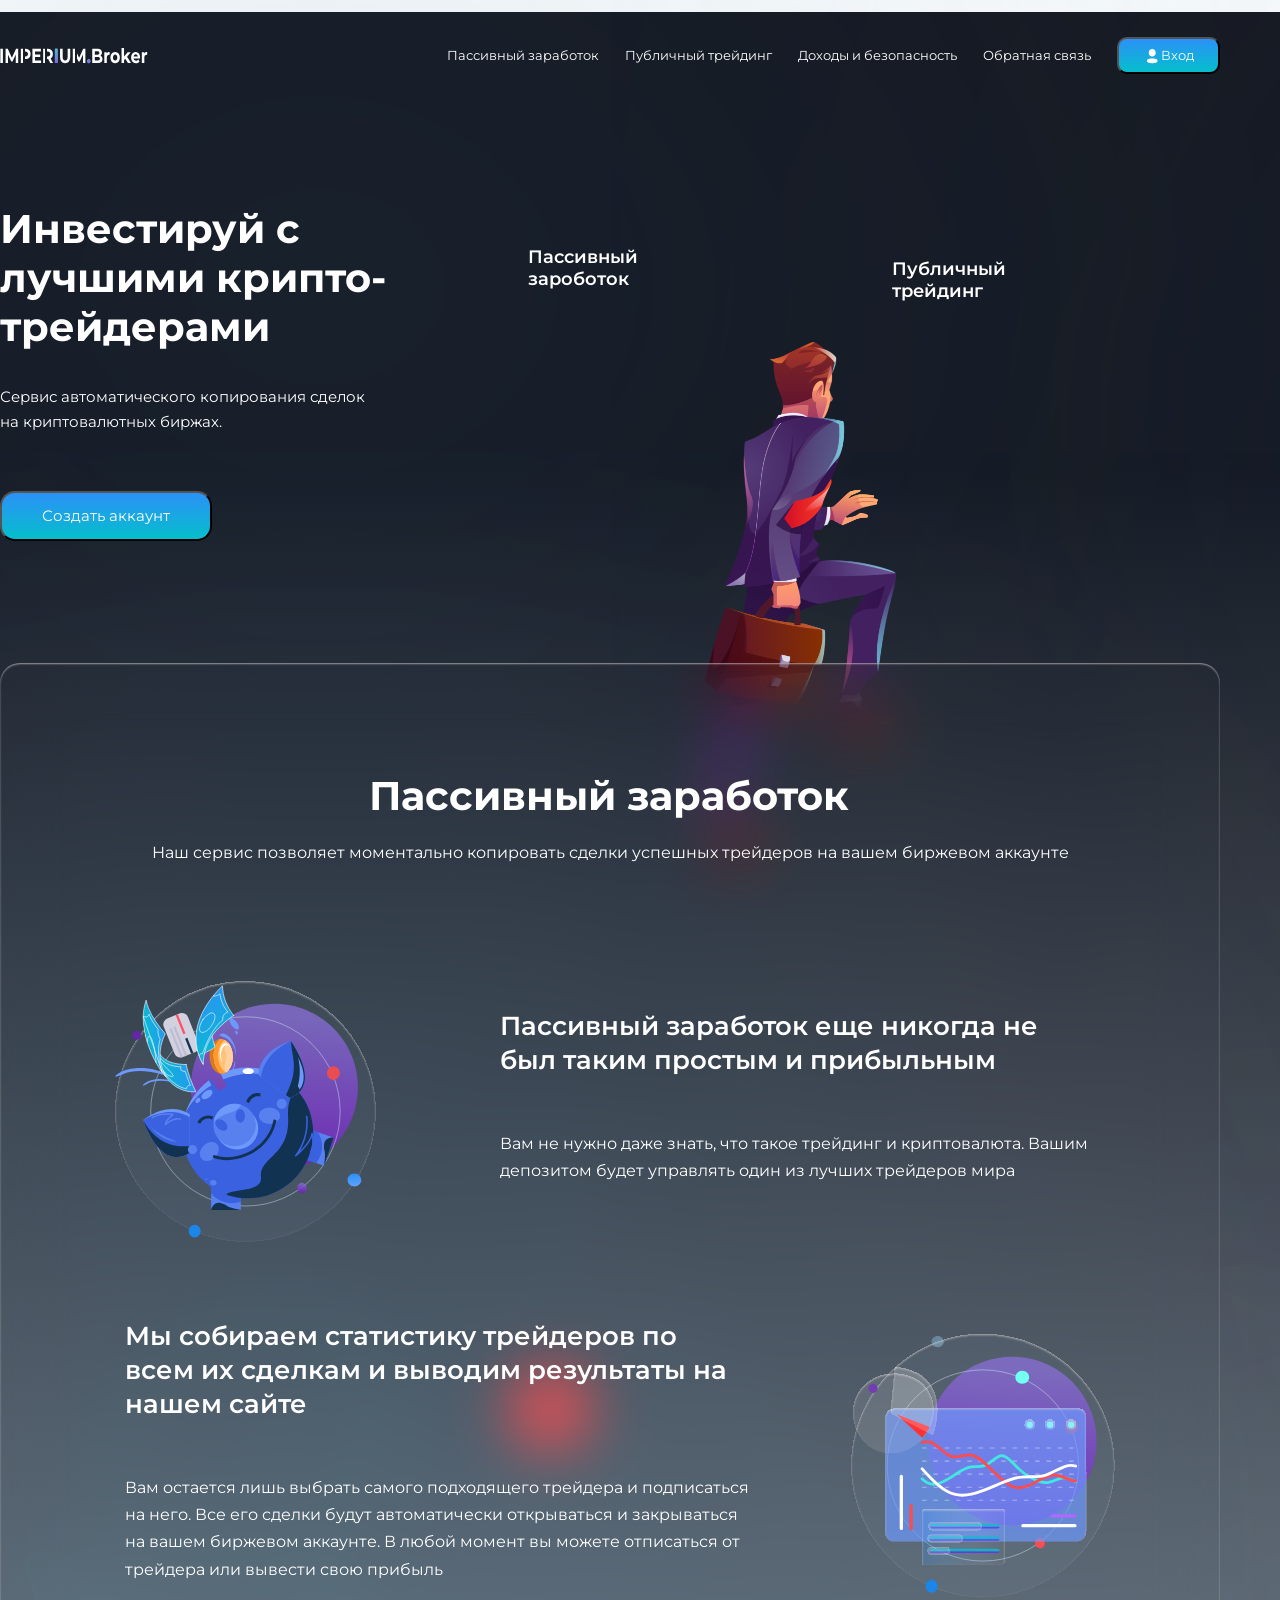
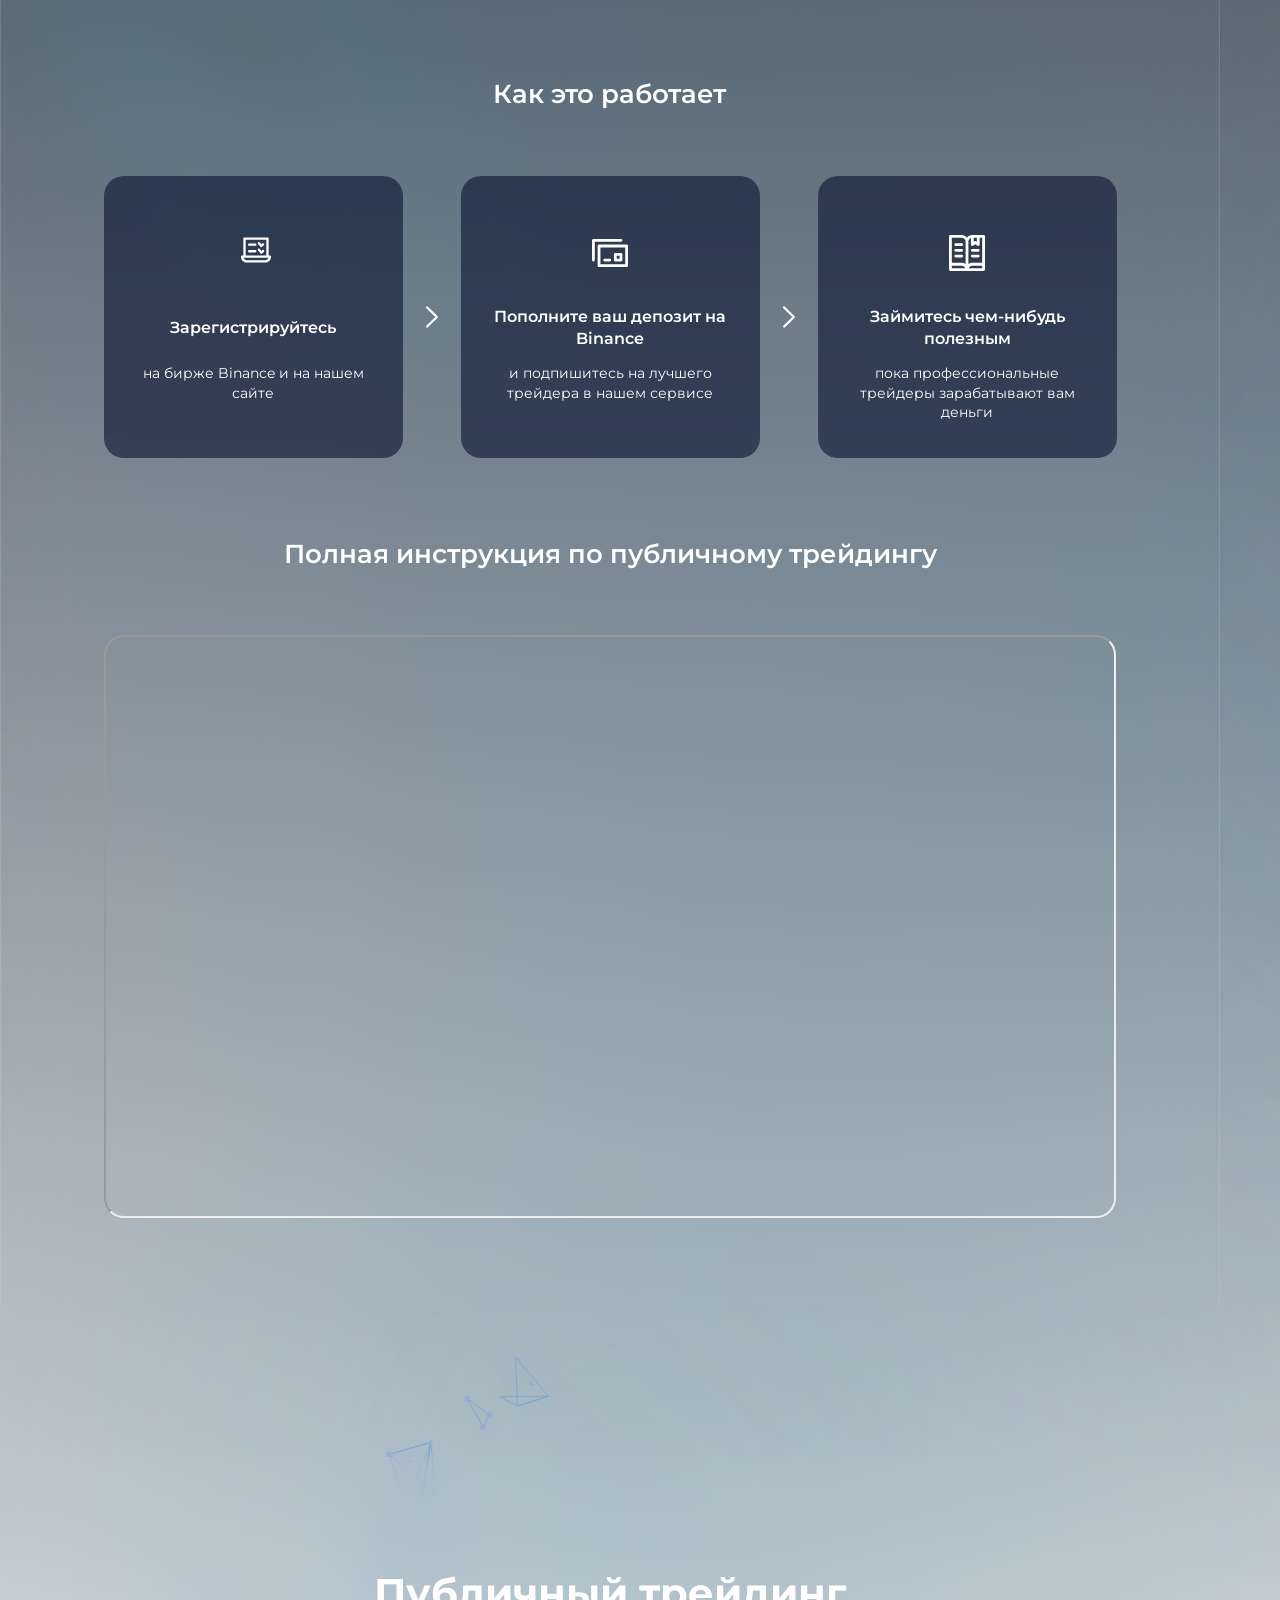
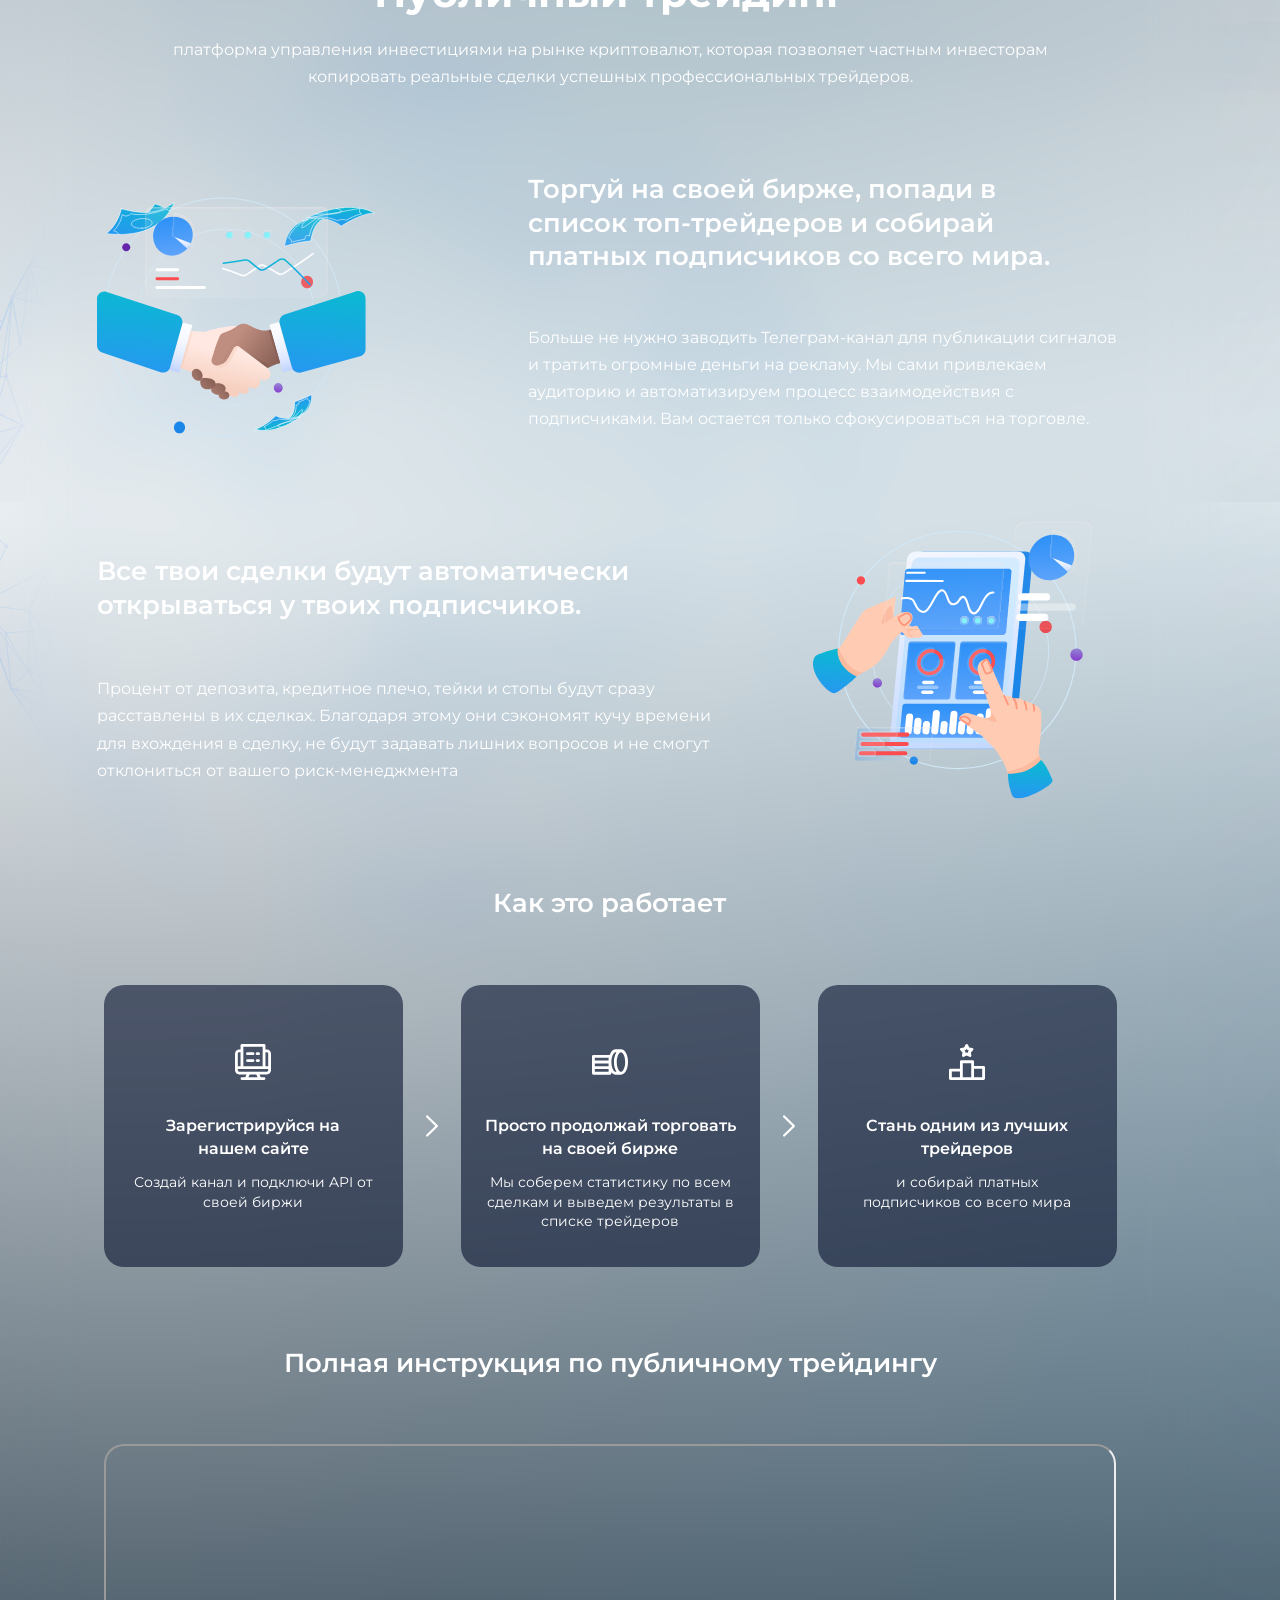
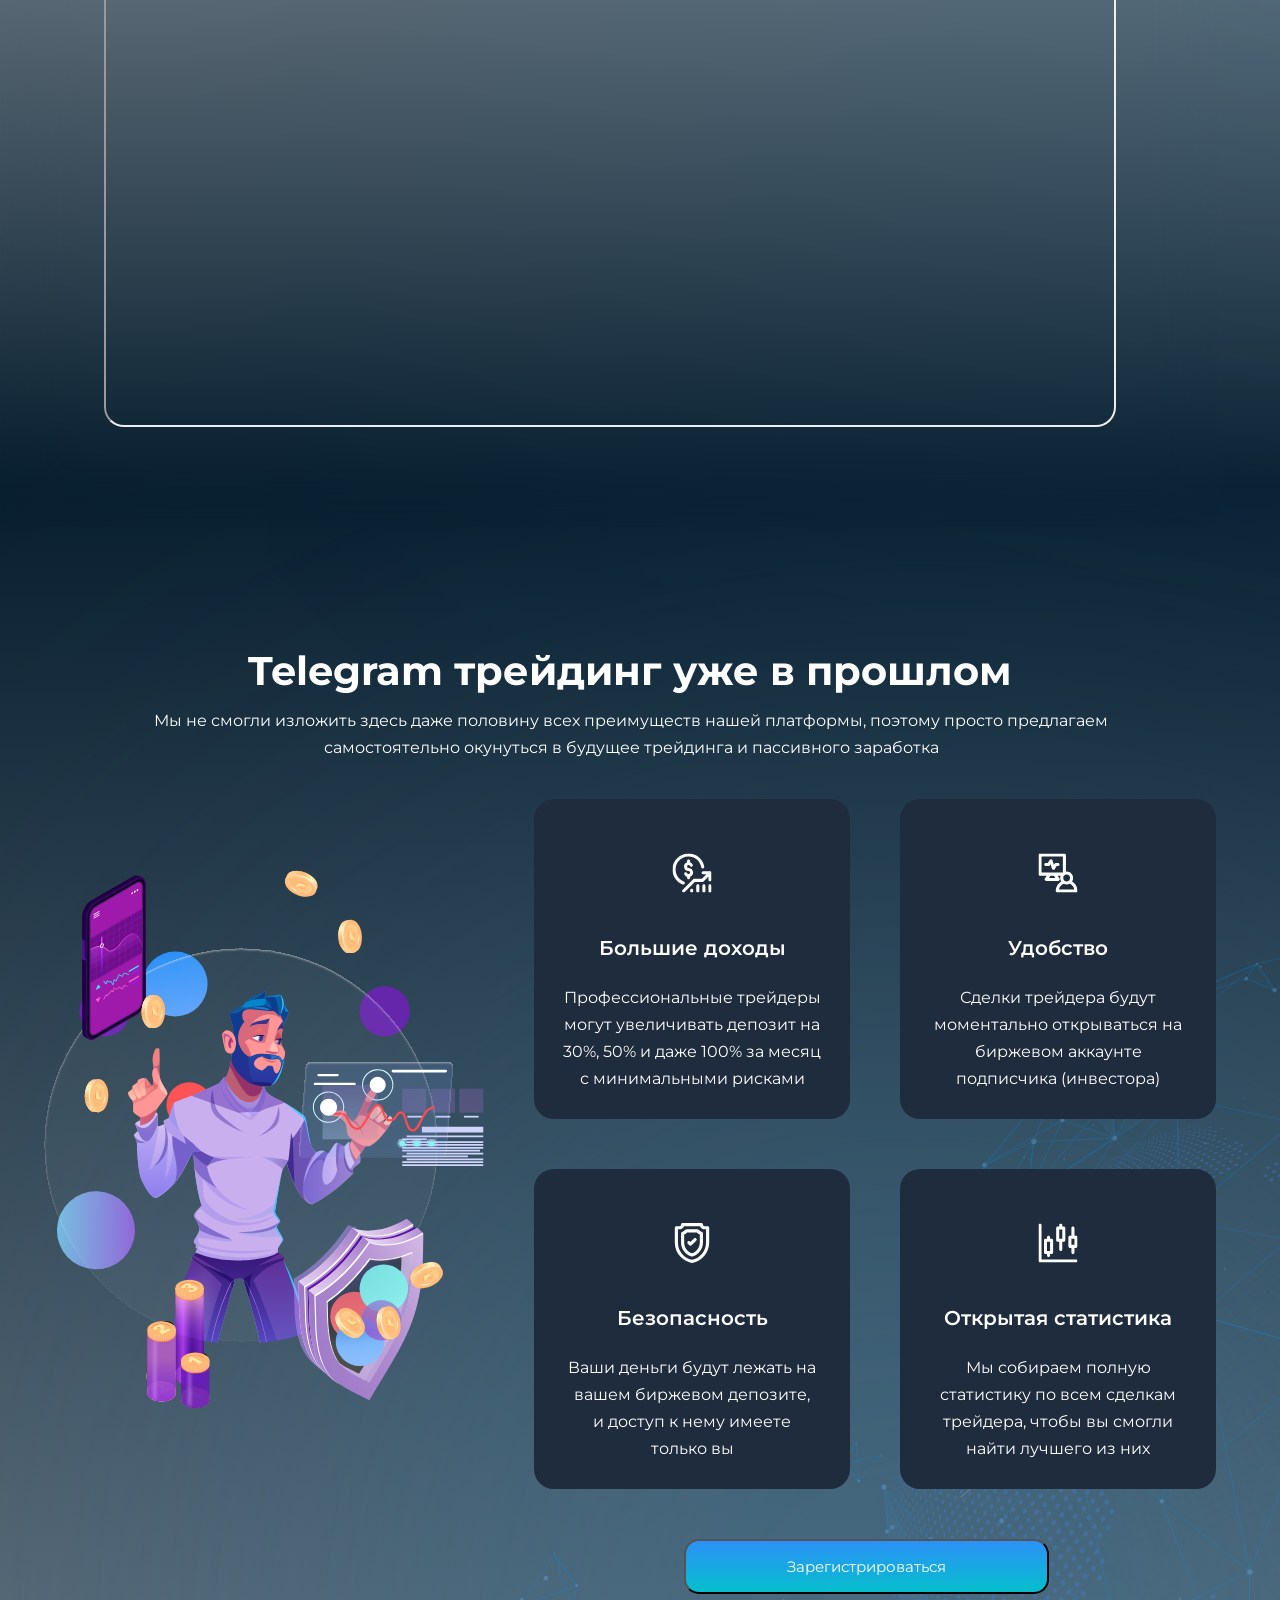
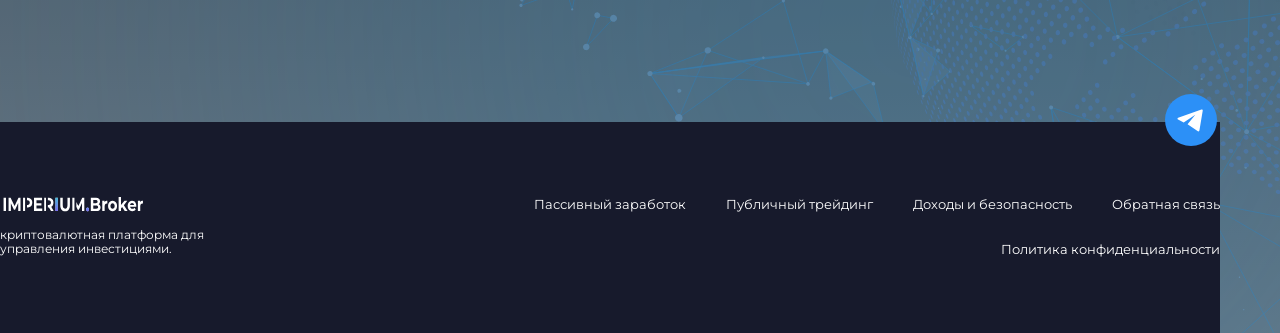
<file: index.html>
<!DOCTYPE html>
<html lang="ru">
<head>
    <meta charset="UTF-8">
    <meta name="viewport" content="width=device-width, initial-scale=1.0">
    <title>Document</title>
    <link rel="stylesheet" href="broker.css">
</head>
<body>
    <div class="page">
      <main class="page__content">
        <header class="header">
          <div class="logo">
            <img src="/svg/Logo.svg" alt="Логотип" class="header__logo">
          </div>
          <nav class="nav">
            <a href="#pass-income" class="nav__link">Пассивный заработок</a>
            <a href="#publ-trade" class="nav__link">Публичный трейдинг</a>
            <a href="#tg-trade" class="nav__link">Доходы и безопасность</a>
            <a href="#footer__actions" class="nav__link">Обратная связь</a>
            <button class="btn btn_primary">
              <img src="./svg/Profile.svg" alt="Профиль" class="logo__btn">Вход</button>
          </nav>
        </header>
        <section class="first-display">
          <div class="first-display__content">
            <h1 class="title title_h1">Инвестируй
              с лучшими крипто-трейдерами</h1>
            <p class="first-display__descr">Сервис автоматического копирования сделок
               на криптовалютных биржах.</p>
            <div class="first-display__actions">
              <button class="btn btn_prima">Создать аккаунт</button>
            </div>
          </div>
          <p class="first-display__pict one">Пассивный зароботок</p>
          <p class="first-display__pict two">Публичный трейдинг</p>
          <img src="./svg/Man.svg" alt="Мужчина" class="first-display__bg">
        </section>
        <section id="pass-income" class="pass-income">
          <h1 class="title title-abzac_h1">Пассивный заработок</h1>
          <p class="pass-income__descr">Наш сервис позволяет моментально копировать
             сделки успешных трейдеров на вашем биржевом аккаунте</p>
          <div class="pass-income__list">
            <div class="card">
              <div class="card__content">
                <h3 class="card__title">Пассивный заработок еще никогда не был таким простым и прибыльным</h3>
                <p class="card__descr">Вам не нужно даже знать, что такое трейдинг и
                  криптовалюта. Вашим депозитом будет управлять один из лучших трейдеров мира</p>
              </div>
              <img src="./svg/pig.svg" alt="Свинья" class="card-one__image">
            </div>
            <div class="card_direction_reverse">
              <div class="card-reverse__content">
                <h3 class="card-reverse__title">Мы собираем статистику трейдеров по всем их сделкам и выводим результаты на нашем сайте</h3>
                <p class="card-reverse__descr">Вам остается лишь выбрать самого подходящего трейдера и подписаться на него. Все его сделки будут автоматически открываться и закрываться на вашем биржевом аккаунте. В любой момент вы можете отписаться от трейдера или вывести свою прибыль</p>
              </div>
              <img src="./svg/Card.svg" alt="Карточка" class="card-two__image">
            </div>
          </div>
          <h3 class="card-how__title">Как это работает</h3>
          <div class="card-how__work">
            <article class="how__work">
              <img src="/svg/Icons.svg" alt="Иконка" class="icona">
              <h4 class="work__card">Зарегистрируйтесь</h4>
              <p class="work-card__descr">на бирже Binance и на 
                нашем сайте</p>
            </article>
            <img src="./svg/Right.svg" alt="Стрелка" class="strela">
            <article class="how__work">
              <img src="/svg/Icons-1.svg" alt="Иконка" class="icona">
              <h4 class="work-two__card">Пополните ваш депозит на Binance</h4>
              <p class="work-cardtwo__descr">и подпишитесь на лучшего трейдера в
                 нашем сервисе</p>
            </article>
            <img src="./svg/Right.svg" alt="Стрелка" class="strela">
            <article class="how__work">
              <img src="/svg/Vector.svg" alt="Иконка" class="icona">
              <h4 class="work-two__card">Займитесь чем-нибудь полезным</h4>
              <p class="work-cardtwo__descr">пока профессиональные трейдеры зарабатывают
                 вам деньги</p>
            </article>
          </div>
          <h3 class="card-two__title">Полная инструкция по публичному трейдингу</h3>
          <iframe width="1012" height="583" src="https://www.youtube.com/embed/ZHgyQGoeaB0?si=SyoJgp_qqMUG8dXv" class="video-trade"
          title="YouTube video player" allow="accelerometer; autoplay; clipboard-write; encrypted-media; gyroscope; picture-in-picture; web-share" referrerpolicy="strict-origin-when-cross-origin" allowfullscreen>
          </iframe>
        </section>
        <section id="publ-trade" class="publ-trade">
          <h1 class="title title-two_h1">Публичный трейдинг</h1>
          <p class="passtwo-income__descr">платформа управления инвестициями на рынке криптовалют,
             которая позволяет частным инвесторам копировать реальные сделки успешных профессиональных трейдеров.</p>
          <div class="pass-income__list">
            <div class="card">
              <div class="card__content">
                <h3 class="card-publ__title">Торгуй на своей бирже, попади в список топ-трейдеров и собирай платных подписчиков со всего мира. </h3>
                <p class="card-publ__descr">Больше не нужно заводить Телеграм-канал для публикации сигналов и тратить огромные деньги на рекламу. Мы сами привлекаем аудиторию и автоматизируем процесс взаимодействия с подписчиками. Вам остается только сфокусироваться на торговле.</p>
              </div>
              <img src="./svg/Ruki.svg" alt="Рукопожатие" class="card-three__image">
            </div>
            <div class="card card_direction_reverse">
              <div class="card__content">
                <h3 class="card-reversepupl__title">Все твои сделки будут автоматически открываться у твоих подписчиков.</h3>
                <p class="card-reversepupl__descr">Процент от депозита, кредитное плечо, тейки и стопы будут сразу расставлены в их сделках. Благодаря этому они сэкономят кучу времени для вхождения в сделку, не будут задавать лишних вопросов и не смогут отклониться от вашего риск-менеджмента</p>
              </div>
              <img src="./svg/Planhet.svg" alt="Планшет" class="card-for__image">
            </div>
          </div>
          <h3 class="card-howtwo__title">Как это работает</h3>
            <div class="card-how__work">
              <article class="how__work">
                <img src="/svg/komp.svg" alt="Иконка" class="icona">
                <h4 class="work-two__card"><span>Зарегистрируйся на</span><br> 
                  <span>нашем сайте</span></h4>
                <p class="work-cardtwo__descr">Создай канал и подключи API от своей биржи</p>
              </article>
              <img src="./svg/Right.svg" alt="Стрелка" class="strela">
              <article class="how__work">
                <img src="/svg/monetki.svg" alt="Иконка" class="icona">
                <h4 class="work-two__card">Просто продолжай торговать на своей бирже</h4>
                <p class="work-cardtwo__descr">Мы соберем статистику по всем сделкам и выведем результаты в списке трейдеров</p>
              </article>
              <img src="./svg/Right.svg" alt="Стрелка" class="strela">
              <article class="how__work">
                <img src="/svg/mesta.svg" alt="Иконка" class="icona">
                <h4 class="work-two__card">Стань одним из лучших трейдеров</h4>
                <p class="work-cardtwo__descr"><span>и собирай платных</span><br>
                  <span>подписчиков со всего мира</span></p>
              </article>
            </div>
            <h3 class="card-two__title">Полная инструкция по публичному трейдингу</h3>
            <iframe width="1012" height="583" src="https://www.youtube.com/embed/ZHgyQGoeaB0?si=SyoJgp_qqMUG8dXv" class="video-trade"
            title="YouTube video player" allow="accelerometer; autoplay; clipboard-write; encrypted-media; gyroscope; picture-in-picture; web-share" referrerpolicy="strict-origin-when-cross-origin" allowfullscreen>
            </iframe>
        </section>
        <section id="tg-trade" class="tg-trade">
          <h1 class="title-tg">Telegram трейдинг уже в прошлом</h1>
          <p class="pass-tg__descr">Мы не смогли изложить здесь даже половину всех преимуществ нашей платформы, поэтому просто предлагаем самостоятельно окунуться в будущее трейдинга и пассивного заработка</p>
          <div class="tg-trade__cards">
            <article class="tg-trade__art">
              <img src="./svg/tg-man_trade.svg" alt="Мужик" class="tg-img">
            </article>
            <div class="tg-trade__content">
              <article class="tg-trade__article">
                <img src="/svg/uvelich.svg" alt="Иконка" class="icona-two">
                <h4 class="tg-trade__card">Большие доходы</h4>
                <p class="tg-trade__descr">Профессиональные трейдеры могут увеличивать депозит на 30%, 50% и даже 100% за месяц с минимальными рисками</p>
              </article>
              <article class="tg-trade__article">
                <img src="/svg/monitor.svg" alt="Иконка" class="icona-two">
                <h4 class="tg-trade__card">Удобство</h4>
                <p class="tg-trade__descr">Сделки трейдера будут моментально открываться на биржевом аккаунте подписчика (инвестора)</p>
              </article>
              <article class="tg-trade__article">
                <img src="/svg/schit.svg" alt="Иконка" class="icona-two">
                <h4 class="tg-trade__card">Безопасность</h4>
                <p class="tg-trade__descr"><span>Ваши деньги будут лежать на</span><br> <span>вашем биржевом депозите,</span><br>
                  <span>и доступ к нему имеете</span><br>
                  <span>только вы</span></p>
              </article>
              <article class="tg-trade__article">
                <img src="/svg/nastroyka.svg" alt="Иконка" class="icona-two">
                <h4 class="tg-trade__card">Открытая статистика</h4>
                <p class="tg-trade__descr">Мы собираем полную статистику по всем сделкам трейдера, чтобы вы смогли найти лучшего из них</p>
              </article>
            </div>
          </div>
          <div class="tg-trade__actions">
            <button class="btn-tg__trade">Зарегистрироваться</button>
          </div>
          <div id="footer__actions" class="footer__actions">
            <a href="https://web.telegram.org/k/" class="tg-btn"><img src="./svg/Telegram.svg" alt="tg"></a>
          </div>
        </section>
        <footer class="footer">
          <div class="logo">
            <img src="/svg/Logo.svg" alt="Логотип" class="footer__logo">
            <p class="logo__footer">криптовалютная платформа для управления инвестициями.</p>
          </div>
          <nav class="nav-foot">
            <a href="#pass-income" class="nav-foot__link">Пассивный заработок</a>
            <a href="#publ-trade" class="nav-foot__link">Публичный трейдинг</a>
            <a href="#tg-trade" class="nav-foot__link">Доходы и безопасность</a>
            <a href="#footer__actions" class="nav-foot__link">Обратная связь</a>
            <a href="#" class="nav-foot__link">Политика конфиденциальности</a>
          </nav>
        </footer>
      </main>
    </div>
</body>
</html>
</file>
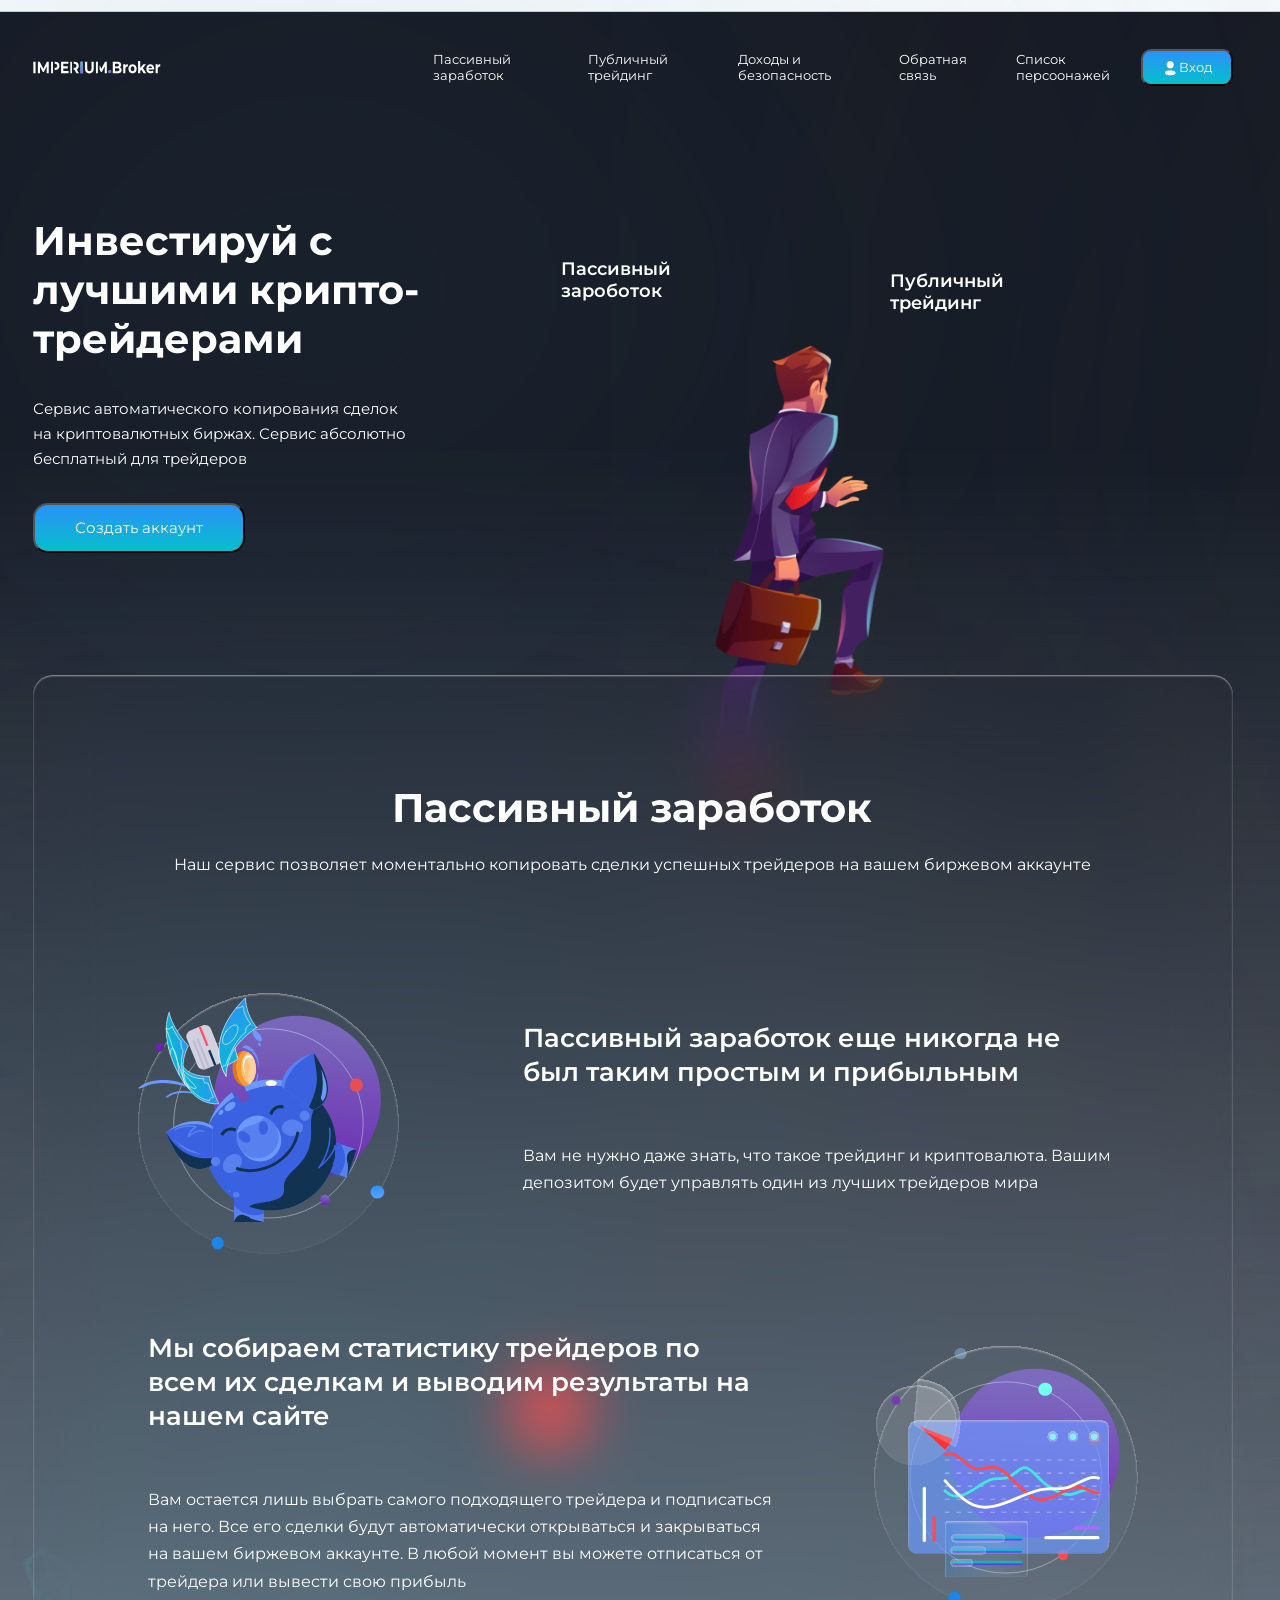
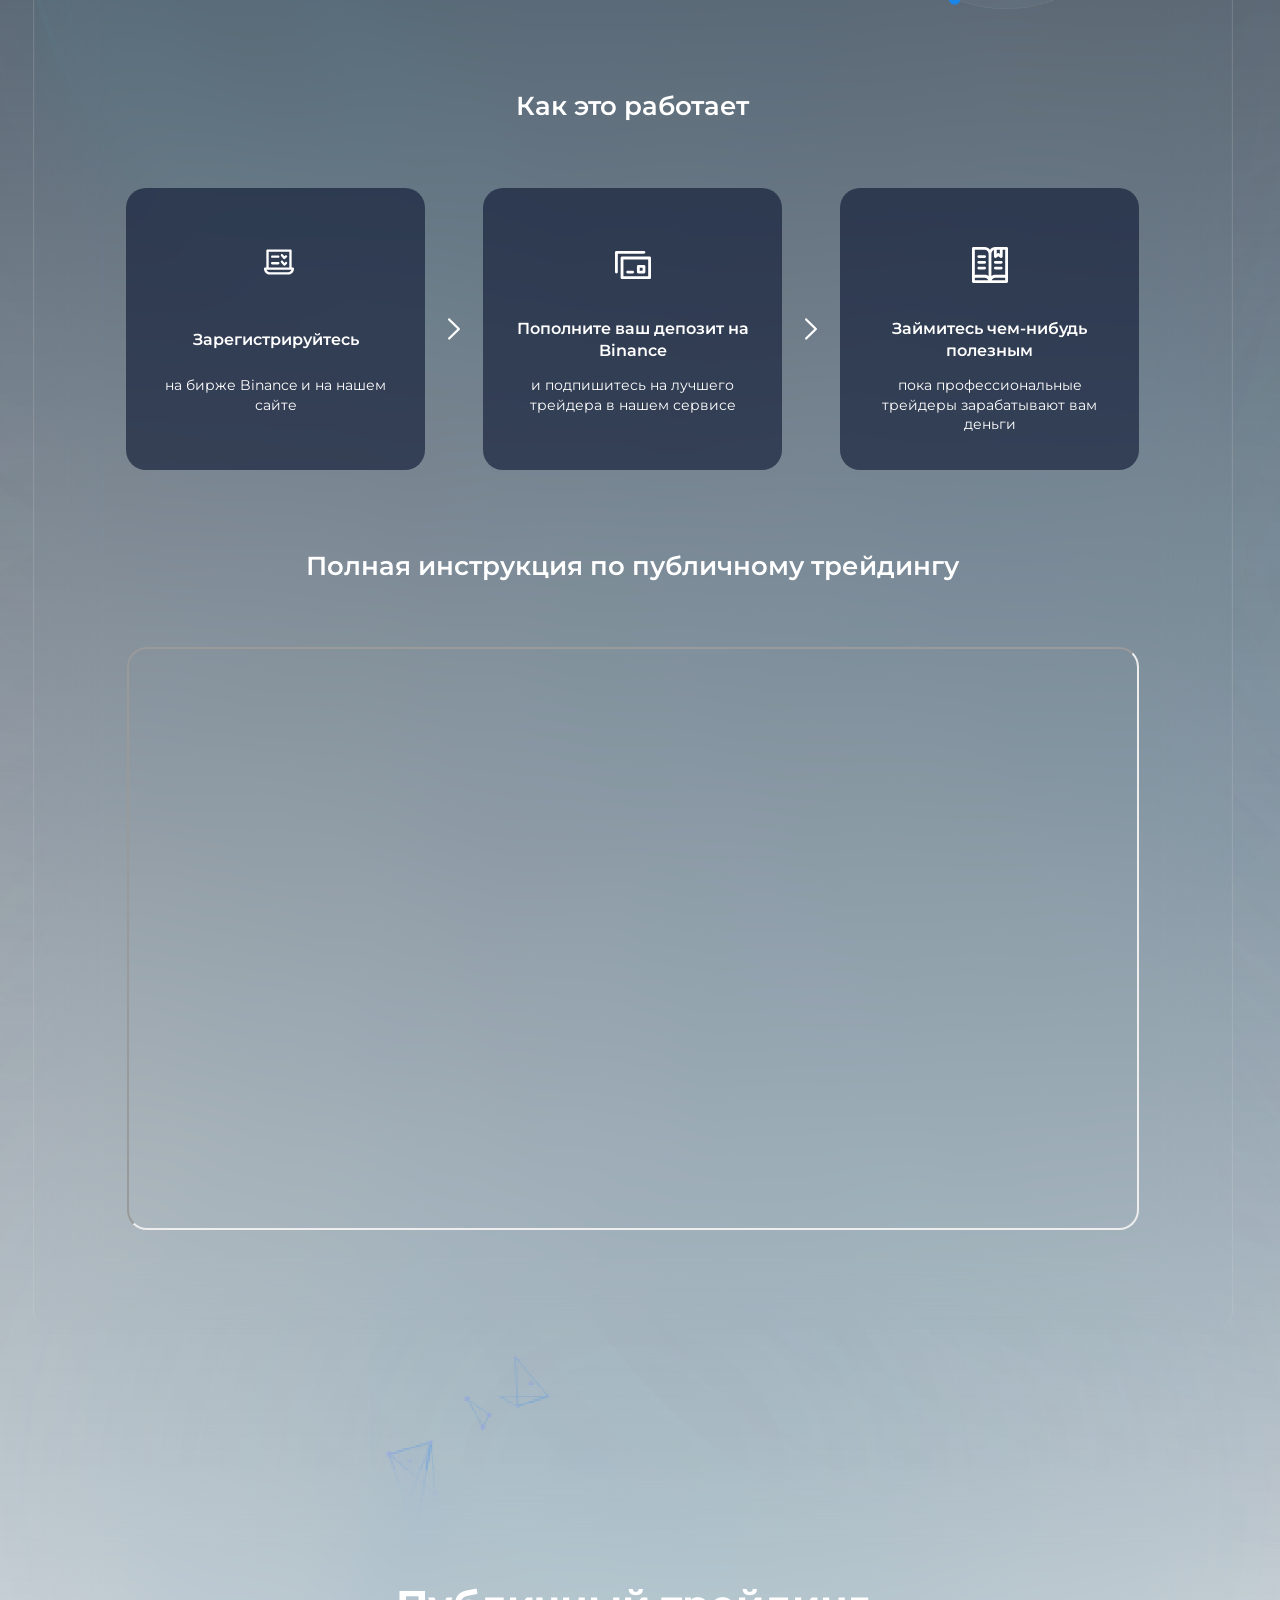
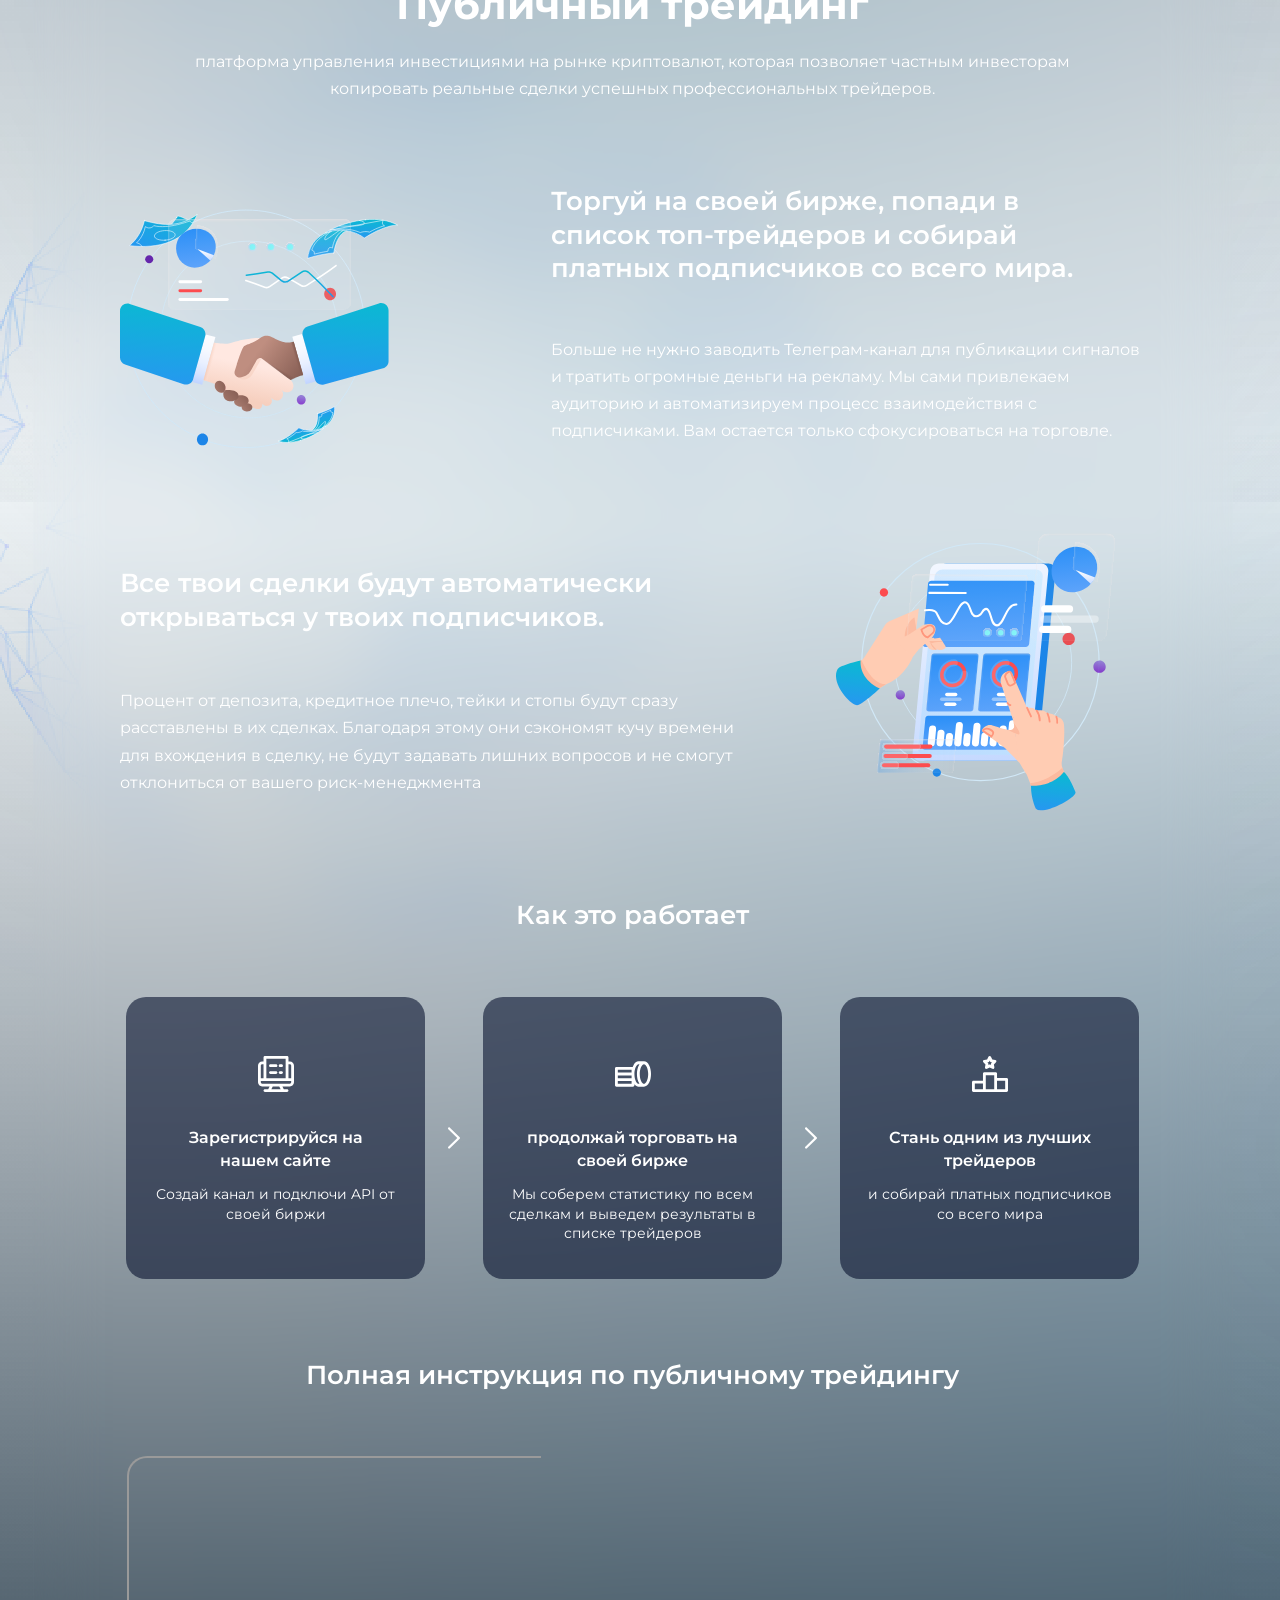
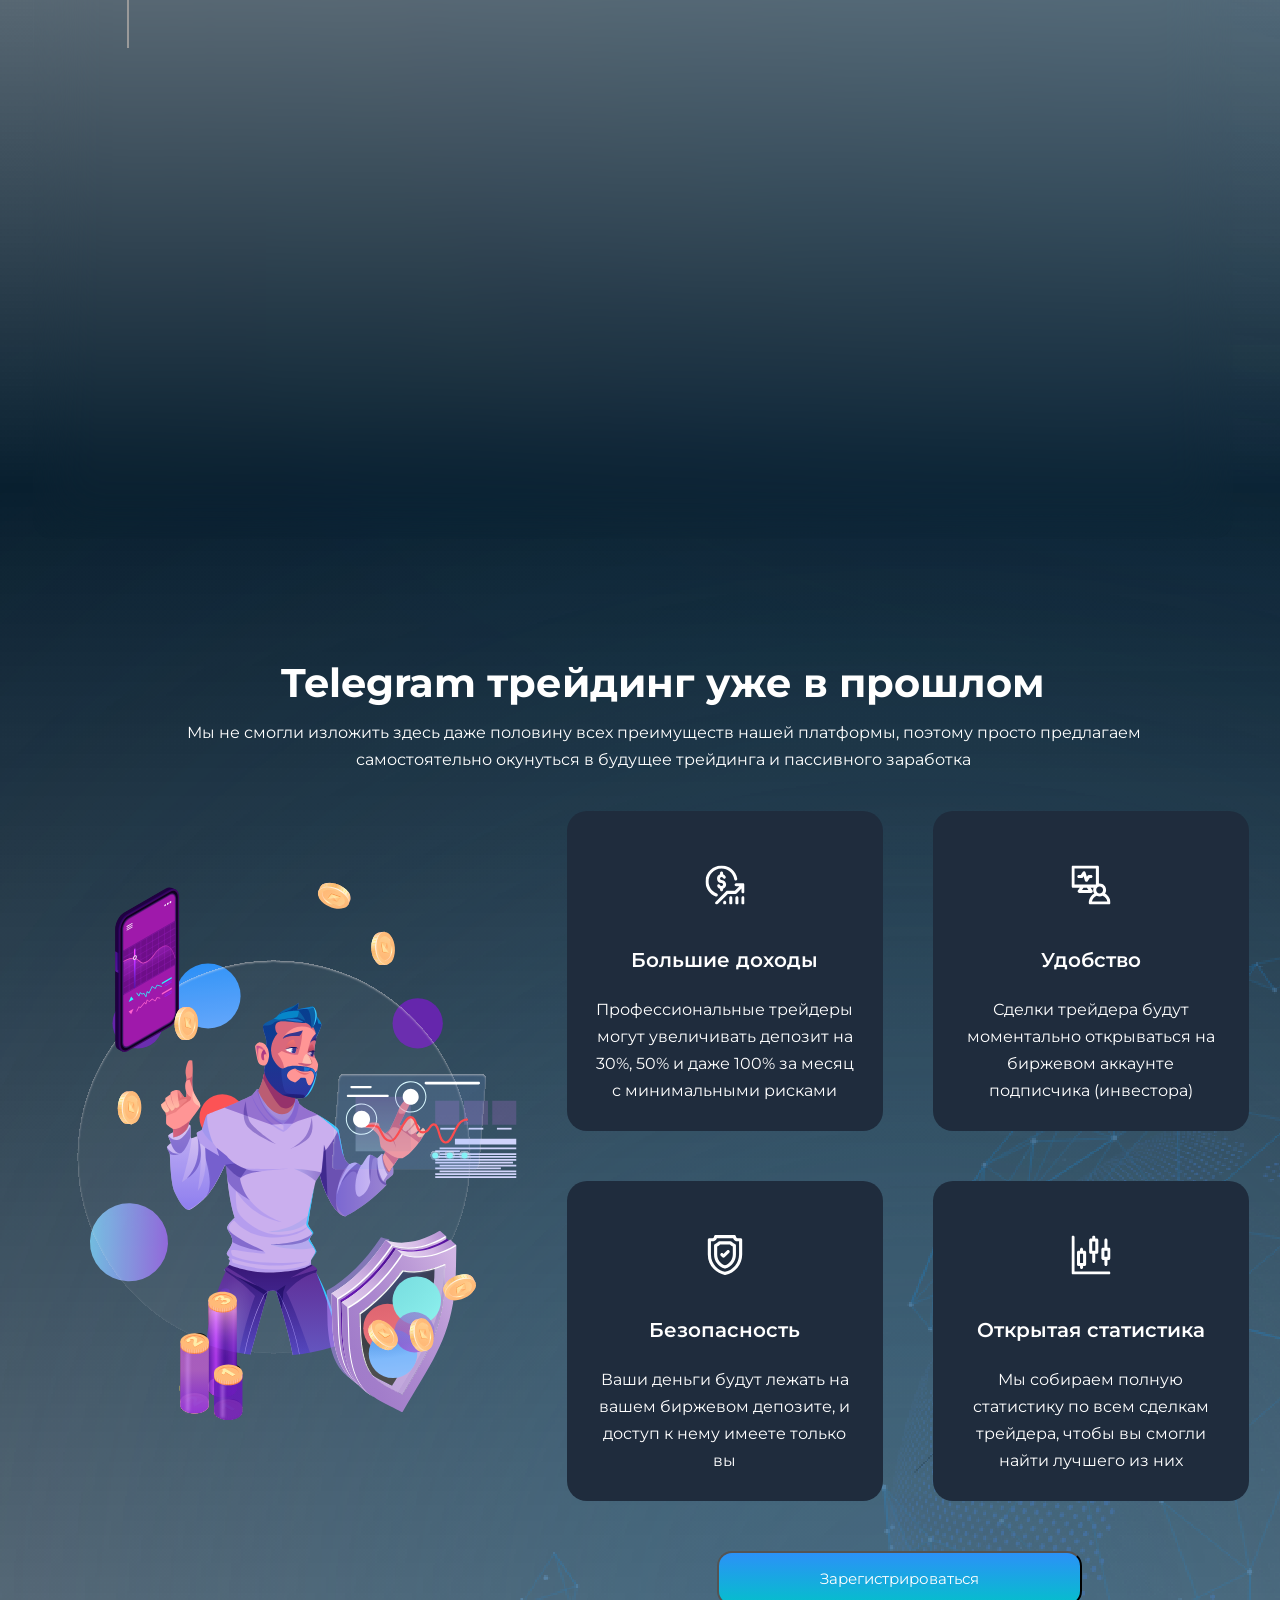
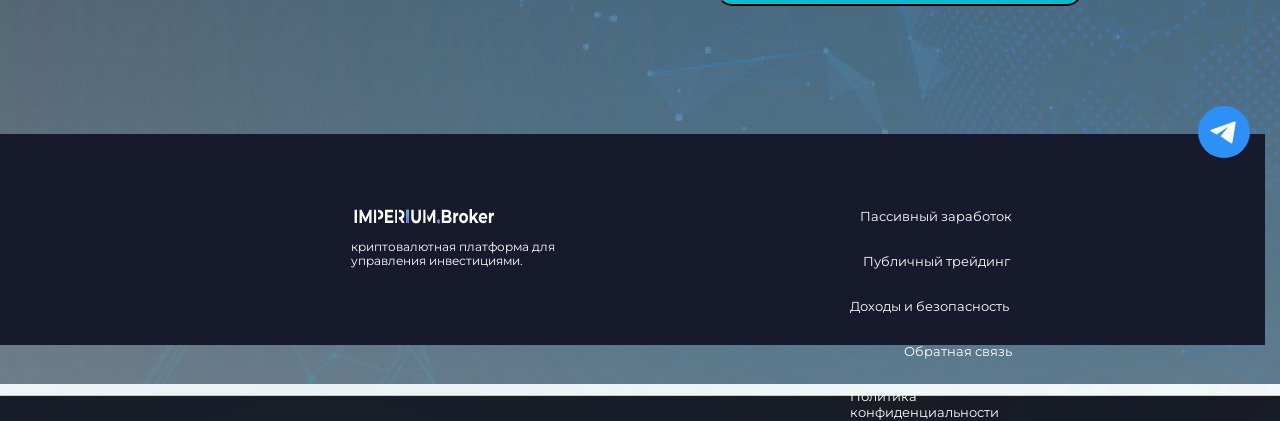
<file: src/index.html>
<!DOCTYPE html>
<html lang="ru">
<head>
    <meta charset="UTF-8">
    <meta name="viewport" content="width=device-width, initial-scale=1.0">
    <title>Document</title>
    <link rel="stylesheet" href="./index.css">
    <link rel="stylesheet" href="./normalize.css">
    <link rel="stylesheet" href="./media.css">
    <script defer src="./main.js"></script>
</head>
<body>
    <div class="page">
      <main class="page__content">
        <header class="header">
          <div class="logo">
            <img src="./assets/svg/Logo.svg" alt="Логотип" class="header__logo">
          </div>
          <button class="header__burger-btn" id="burger"><img src="./assets/svg/Menu.svg" alt="Menu"></button>
          <nav class="nav">
            <a href="#pass-income" class="nav__link">Пассивный заработок</a>
            <a href="#publ-trade" class="nav__link">Публичный трейдинг</a>
            <a href="#tg-trade" class="nav__link">Доходы и безопасность</a>
            <a href="#footer__actions" class="nav__link">Обратная связь</a>
            <a href="./characters.html" class="nav__link">Список персоонажей</a>
          </nav>
          <button class="btn btn_primary">
            <img src="./assets/svg/Profile.svg" alt="Профиль" class="logo__btn">Вход</button>
        </header>
        <section class="first-display">
          <div class="first-display__content">
            <h1 class="title title_h1">Инвестируй
              с лучшими крипто-трейдерами</h1>
            <p class="first-display__descr">Сервис автоматического копирования сделок
               на криптовалютных биржах.  Сервис абсолютно бесплатный для трейдеров</p>
            <div class="first-display__actions">
              <button class="btn btn_prima">Создать аккаунт</button>
            </div>
          </div>
          <p class="first-display__pict one">Пассивный зароботок</p>
          <p class="first-display__pict two">Публичный трейдинг</p>
          <img src="./assets/svg/Man.svg" alt="Мужчина" class="first-display__bg">
        </section>
        <section id="pass-income" class="pass-income">
          <h1 class="title title-abzac_h1">Пассивный заработок</h1>
          <p class="pass-income__descr">Наш сервис позволяет моментально копировать
             сделки успешных трейдеров на вашем биржевом аккаунте</p>
          <div class="pass-income__list">
            <div class="card">
              <div class="card__content">
                <h3 class="card__title">Пассивный заработок еще никогда не был таким простым и прибыльным</h3>
                <p class="card__descr">Вам не нужно даже знать, что такое трейдинг и
                  криптовалюта. Вашим депозитом будет управлять один из лучших трейдеров мира</p>
              </div>
              <img src="./assets/svg/pig.svg" alt="Свинья" class="card-one__image">
            </div>
            <div class="card_direction_reverse">
              <div class="card-reverse__content">
                <h3 class="card-reverse__title">Мы собираем статистику трейдеров по всем их сделкам и выводим результаты на нашем сайте</h3>
                <p class="card-reverse__descr">Вам остается лишь выбрать самого подходящего трейдера и подписаться на него. Все его сделки будут автоматически открываться и закрываться на вашем биржевом аккаунте. В любой момент вы можете отписаться от трейдера или вывести свою прибыль</p>
              </div>
              <img src="./assets/svg/Card.svg" alt="Карточка" class="card-two__image">
            </div>
          </div>
          <h3 class="card-how__title">Как это работает</h3>
          <div class="card-how__work">
            <article class="how__work">
              <img src="./assets/svg/Icons.svg" alt="Иконка" class="icona">
              <h4 class="work__card">Зарегистрируйтесь</h4>
              <p class="work-card__descr">на бирже Binance и на 
                нашем сайте</p>
            </article>
            <img src="./assets/svg/Right.svg" alt="Стрелка" class="strela">
            <article class="how__work">
              <img src="./assets/svg/Icons-1.svg" alt="Иконка" class="icona">
              <h4 class="work-two__card">Пополните ваш депозит на Binance</h4>
              <p class="work-cardtwo__descr">и подпишитесь на лучшего трейдера в
                 нашем сервисе</p>
            </article>
            <img src="./assets/svg/Right.svg" alt="Стрелка" class="strela">
            <article class="how__work">
              <img src="./assets/svg/Vector.svg" alt="Иконка" class="icona">
              <h4 class="work-two__card">Займитесь чем-нибудь полезным</h4>
              <p class="work-cardtwo__descr">пока профессиональные трейдеры зарабатывают
                 вам деньги</p>
            </article>
          </div>
          <h3 class="card-two__title">Полная инструкция по публичному трейдингу</h3>
          <iframe width="1012" height="583" src="https://www.youtube.com/embed/ZHgyQGoeaB0?si=SyoJgp_qqMUG8dXv" class="video-trade"
          title="YouTube video player" allow="accelerometer; autoplay; clipboard-write; encrypted-media; gyroscope; picture-in-picture; web-share" referrerpolicy="strict-origin-when-cross-origin" allowfullscreen>
          </iframe>
        </section>
        <section id="publ-trade" class="publ-trade">
          <h1 class="title title-two_h1">Публичный трейдинг</h1>
          <p class="passtwo-income__descr">платформа управления инвестициями на рынке криптовалют,
             которая позволяет частным инвесторам копировать реальные сделки успешных профессиональных трейдеров.</p>
          <div class="pass-income__list">
            <div class="card">
              <div class="card__content">
                <h3 class="card-publ__title">Торгуй на своей бирже, попади в список топ-трейдеров и собирай платных подписчиков со всего мира. </h3>
                <p class="card-publ__descr">Больше не нужно заводить Телеграм-канал для публикации сигналов и тратить огромные деньги на рекламу. Мы сами привлекаем аудиторию и автоматизируем процесс взаимодействия с подписчиками. Вам остается только сфокусироваться на торговле.</p>
              </div>
              <img src="./assets/svg/Ruki.svg" alt="Рукопожатие" class="card-three__image">
            </div>
            <div class="card card_direction_reverse">
              <div class="card__content">
                <h3 class="card-reversepupl__title">Все твои сделки будут автоматически открываться у твоих подписчиков.</h3>
                <p class="card-reversepupl__descr">Процент от депозита, кредитное плечо, тейки и стопы будут сразу расставлены в их сделках. Благодаря этому они сэкономят кучу времени для вхождения в сделку, не будут задавать лишних вопросов и не смогут отклониться от вашего риск-менеджмента</p>
              </div>
              <img src="./assets/svg/Planhet.svg" alt="Планшет" class="card-for__image">
            </div>
          </div>
          <h3 class="card-howtwo__title">Как это работает</h3>
            <div class="card-how__work">
              <article class="how__work">
                <img src="./assets/svg/komp.svg" alt="Иконка" class="icona">
                <h4 class="work-two__card"><span>Зарегистрируйся на</span><br> 
                  <span>нашем сайте</span></h4>
                <p class="work-cardtwo__descr">Создай канал и подключи API от своей биржи</p>
              </article>
              <img src="./assets/svg/Right.svg" alt="Стрелка" class="strela">
              <article class="how__work">
                <img src="./assets/svg/monetki.svg" alt="Иконка" class="icona">
                <h4 class="work-two__card">продолжай торговать на своей бирже</h4>
                <p class="work-cardtwo__descr">Мы соберем статистику по всем сделкам и выведем результаты в списке трейдеров</p>
              </article>
              <img src="./assets/svg/Right.svg" alt="Стрелка" class="strela">
              <article class="how__work">
                <img src="./assets/svg/mesta.svg" alt="Иконка" class="icona">
                <h4 class="work-two__card">Стань одним из лучших трейдеров</h4>
                <p class="work-cardtwo__descr"><span>и собирай платных подписчиков со всего мира</span></p>
              </article>
            </div>
            <h3 class="card-two__title">Полная инструкция по публичному трейдингу</h3>
            <iframe width="1012" height="583" src="https://www.youtube.com/embed/ZHgyQGoeaB0?si=SyoJgp_qqMUG8dXv" class="video-trade"
            title="YouTube video player" allow="accelerometer; autoplay; clipboard-write; encrypted-media; gyroscope; picture-in-picture; web-share" referrerpolicy="strict-origin-when-cross-origin" allowfullscreen>
            </iframe>
        </section>
        <section id="tg-trade" class="tg-trade">
          <h1 class="title-tg">Telegram трейдинг уже в прошлом</h1>
          <p class="pass-tg__descr">Мы не смогли изложить здесь даже половину всех преимуществ нашей платформы, поэтому просто предлагаем самостоятельно окунуться в будущее трейдинга и пассивного заработка</p>
          <div class="tg-trade__cards">
            <article class="tg-trade__art">
              <img src="./assets/svg/tg-man_trade.svg" alt="Мужик" class="tg-img">
            </article>
            <div class="tg-trade__content">
              <article class="tg-trade__article">
                <img src="./assets/svg/uvelich.svg" alt="Иконка" class="icona-two">
                <h4 class="tg-trade__card">Большие доходы</h4>
                <p class="tg-trade__descr">Профессиональные трейдеры могут увеличивать депозит на 30%, 50% и даже 100% за месяц с минимальными рисками</p>
              </article>
              <article class="tg-trade__article">
                <img src="./assets/svg/monitor.svg" alt="Иконка" class="icona-two">
                <h4 class="tg-trade__card">Удобство</h4>
                <p class="tg-trade__descr">Сделки трейдера будут моментально открываться на биржевом аккаунте подписчика (инвестора)</p>
              </article>
              <article class="tg-trade__article">
                <img src="./assets/svg/schit.svg" alt="Иконка" class="icona-two">
                <h4 class="tg-trade__card">Безопасность</h4>
                <p class="tg-trade__descr"><span>Ваши деньги будут лежать на вашем биржевом депозите, и доступ к нему имеете только вы</span></p>
              </article>
              <article class="tg-trade__article">
                <img src="./assets/svg/nastroyka.svg" alt="Иконка" class="icona-two">
                <h4 class="tg-trade__card">Открытая статистика</h4>
                <p class="tg-trade__descr">Мы собираем полную статистику по всем сделкам трейдера, чтобы вы смогли найти лучшего из них</p>
              </article>
            </div>
          </div>
          <div class="tg-trade__actions">
            <button class="btn-tg__trade">Зарегистрироваться</button>
          </div>
          <div id="footer__actions" class="footer__actions">
            <a href="https://web.telegram.org/k/" class="tg-btn"><img src="./assets/svg/Telegram.svg" alt="tg"></a>
          </div>
        </section>
      </main>
    </div>
</body>
<footer class="footer">
  <div class="logo">
    <img src="./assets/svg/Logo.svg" alt="Логотип" class="footer__logo">
    <p class="logo__footer">криптовалютная платформа для управления инвестициями.</p>
  </div>
  <nav class="nav-foot">
    <a href="#pass-income" class="nav-foot__link link__one">Пассивный заработок</a>
    <a href="#publ-trade" class="nav-foot__link link__two">Публичный трейдинг</a>
    <a href="#tg-trade" class="nav-foot__link link__three">Доходы и безопасность</a>
    <a href="#footer__actions" class="nav-foot__link link__for">Обратная связь</a>
    <a href="#" class="nav-foot__link adapt">Политика конфиденциальности</a>
  </nav>
</footer>
</html>
</file>
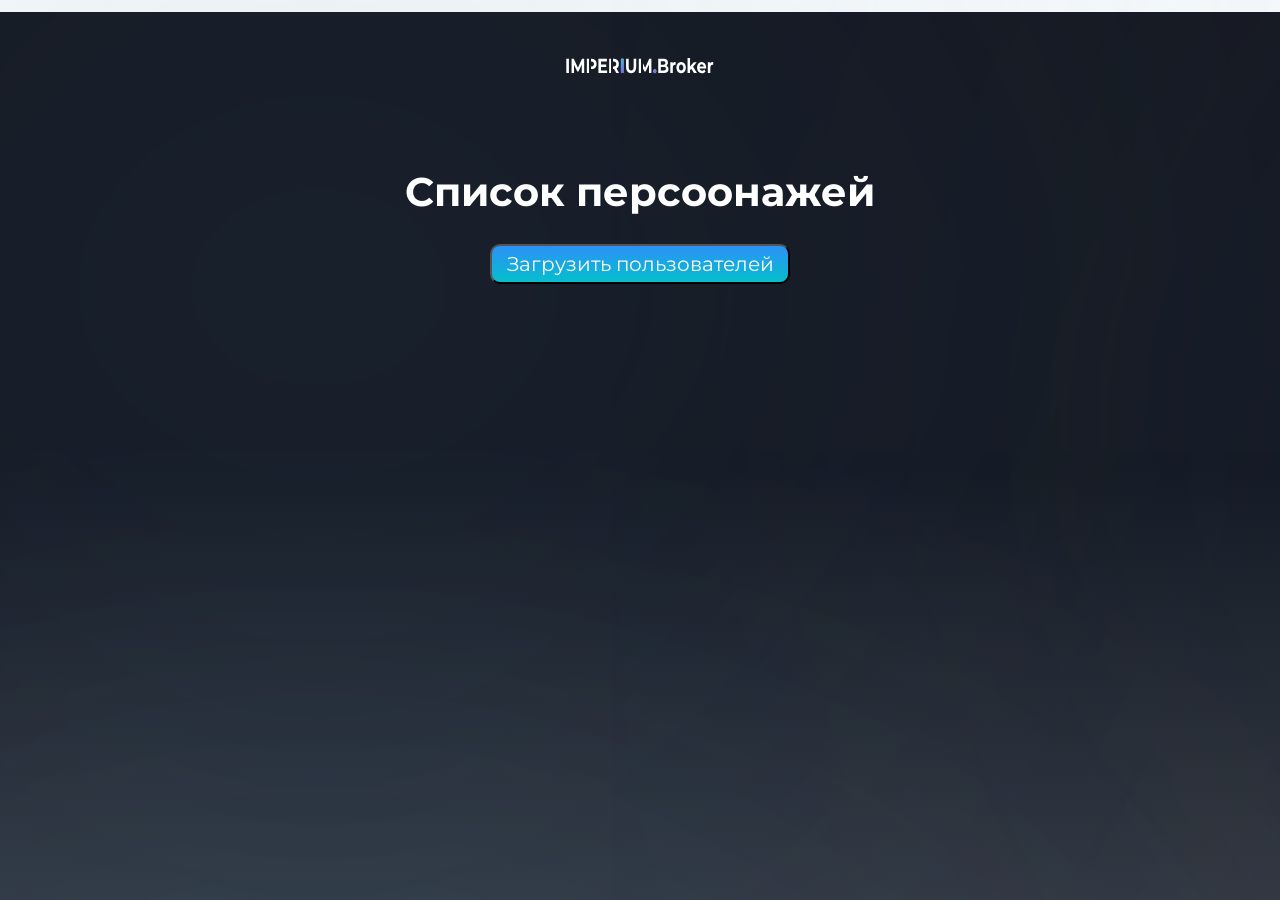
<file: src/characters.html>
<!DOCTYPE html>
<html lang="ru">
<head>
    <meta charset="UTF-8">
    <meta name="viewport" content="width=device-width, initial-scale=1.0">
    <title>Персоонажи</title>
    <link rel="stylesheet" href="./characters.css">
    <script defer src="./characters.js"></script>
</head>
<body>
    <div class="page__char">
        <header>
            <div class="logo">
                <a href="/src/index.html"><img src="./assets/svg/Logo.svg" alt="Логотип"></a>
            </div>
        </header>
        <div class="title">
            <h1 class="title__h1">Список персоонажей</h1>
            <button id="loadUsers" class="title__btn" alt="title__btn">Загрузить пользователей</button>
            <ul class="charactersList" id="charactersList"></ul>
        </div>
    </div>
</body>
</html>
</file>
<file: broker.css>
/**
  Нормализация блочной модели
 */
 *,
 ::before,
 ::after {
   box-sizing: border-box;
 }
 
 /**
   Убираем внутренние отступы слева тегам списков,
   у которых есть атрибут class
  */
 :where(ul, ol):where([class]) {
   padding-left: 0;
 }
 
 /**
   Убираем внешние отступы body и двум другим тегам,
   у которых есть атрибут class
  */
 body,
 :where(blockquote, figure):where([class]) {
   margin: 0;
 }
 
 /**
   Убираем внешние отступы вертикали нужным тегам,
   у которых есть атрибут class
  */
 :where(
   h1,
   h2,
   h3,
   h4,
   h5,
   h6,
   p,
   ul,
   ol,
   dl
 ):where([class]) {
   margin-block: 0;
 }
 
 :where(dd[class]) {
   margin-left: 0;
 }
 
 :where(fieldset[class]) {
   margin-left: 0;
   padding: 0;
   border: none;
 }
 
 /**
   Убираем стандартный маркер маркированному списку,
   у которого есть атрибут class
  */
 :where(ul[class]) {
   list-style: none;
 }
 
 :where(address[class]) {
   font-style: normal;
 }
 
 /**
   Обнуляем вертикальные внешние отступы параграфа,
   объявляем локальную переменную для внешнего отступа вниз,
   чтобы избежать взаимодействие с более сложным селектором
  */
 p {
   --paragraphMarginBottom: 24px;
 
   margin-block: 0;
 }
 
 /**
   Внешний отступ вниз для параграфа без атрибута class,
   который расположен не последним среди своих соседних элементов
  */
 p:where(:not([class]):not(:last-child)) {
   margin-bottom: var(--paragraphMarginBottom);
 }
 
 
 /**
   Упрощаем работу с изображениями и видео
  */
 img,
 video {
   display: block;
   max-width: 100%;
   height: auto;
 }
 
 /**
   Наследуем свойства шрифт для полей ввода
  */
 input,
 textarea,
 select,
 button {
   font: inherit;
 }
 
 html {
   /**
     Пригодится в большинстве ситуаций
     (когда, например, нужно будет "прижать" футер к низу сайта)
    */
   height: 100%;
   /**
     Убираем скачок интерфейса по горизонтали
     при появлении / исчезновении скроллбара
    */
   scrollbar-gutter: stable;
 }
 
 /**
   Плавный скролл
  */
 html,
 :has(:target) {
   scroll-behavior: smooth;
 }
 
 body {
   /**
     Пригодится в большинстве ситуаций
     (когда, например, нужно будет "прижать" футер к низу сайта)
    */
   min-height: 100%;
   /**
     Унифицированный интерлиньяж
    */
   line-height: 1.5;
 }
 
 /**
   Нормализация высоты элемента ссылки при его инспектировании в DevTools
  */
 a:where([class]) {
   display: inline-flex;
 }
 
 /**
   Курсор-рука при наведении на элемент
  */
 button,
 label {
   cursor: pointer;
 }
 
 /**
   Приводим к единому цвету svg-элементы
   (за исключением тех, у которых уже указан
   атрибут fill со значением 'none' или начинается с 'url')
  */
 :where([fill]:not(
   [fill="none"],
   [fill^="url"]
 )) {
   fill: currentColor;
 }
 
 /**
   Приводим к единому цвету svg-элементы
   (за исключением тех, у которых уже указан
   атрибут stroke со значением 'none')
  */
 :where([stroke]:not(
   [stroke="none"],
   [stroke^="url"]
 )) {
   stroke: currentColor;
 }
 
 /**
   Чиним баг задержки смены цвета при взаимодействии с svg-элементами
  */
 svg * {
   transition-property: fill, stroke;
 }
 
 /**
   Приведение рамок таблиц в классический 'collapse' вид
  */
 :where(table) {
   border-collapse: collapse;
   border-color: currentColor;
 }
 
 /**
   Удаляем все анимации и переходы для людей,
   которые предпочитают их не использовать
  */
 @media (prefers-reduced-motion: reduce) {
   *,
   ::before,
   ::after {
     animation-duration: 0.01ms !important;
     animation-iteration-count: 1 !important;
     transition-duration: 0.01ms !important;
     scroll-behavior: auto !important;
   }
 }

 @font-face {
  font-family: 'montserrat';
  font-weight: 700;
  color: hsla(0, 0%, 100%, 1);
  src: url(./fonts/static/Montserrat-Bold.ttf);
 }

 @font-face {
  font-family: 'montserrat';
  font-weight: 600;
  color: hsla(0, 0%, 100%, 1);
  src: url(./fonts/static/Montserrat-SemiBold.ttf);
 }

 @font-face {
  font-family: 'montserrat';
  font-weight: 400;
  color: hsla(0, 0%, 100%, 1);
  src: url(./fonts/static/Montserrat-Regular.ttf);
 }

 :root {
  --white: hsla(0, 0%, 86%, 1);
  --violet: hsla(268, 64%, 41%, 1);
  --yellow: hsla(28, 87%, 62%, 1);
  --glass: hsla(0, 0%, 100%, 0.04);
  --green-light: hsla(175, 100%, 72%, 1);
  --green: hsla(145, 63%, 42%, 1);
  --dark: hsla(215, 28%, 20%, 1);
  --red: hsla(359, 97%, 64%, 1);
  --blue: hsla(210, 93%, 57%, 1);
  --zalivka: hsla(225, 68%, 11%, 0.6);
  --white-font: hsla(0, 0%, 100%, 1);
  --grad-1:hsla(210, 93%, 57%, 1);
  --grad-2:hsla(184, 95%, 41%, 1);
  --grad-3:hsla(210, 97%, 50%, 1);
  --grad-4:hsla(184, 100%, 53%, 1);

  /* --linear-gradient__1: (hsla(210, 93%, 57%, 1), hsla(184, 95%, 41%, 1));
  --linear-gradient__2: (hsla(256, 93%, 57%, 1), hsla(184, 95%, 41%, 1));
  --linear-gradient__3: (hsla(210, 93%, 57%, 1), hsla(219, 100%, 79%, 1));
  --linear-gradient__4: (hsla(272, 84%, 42%, 1), hsla(256, 53%, 62%, 1));
  --linear-gradient__5: (hsla(191, 100%, 75%, 1), hsla(209, 100%, 61%, 1));
  --linear-gradient__icon: (hsla(198, 100%, 75%, 1), hsla(264, 89%, 68%, 1)); */
  --size-base: 4px;
  --content-width-max: 1220px;
 }

 html {
  font-size: 4px;
 }

 body {
  display: flex;
  flex-direction: column;
  font-size: 4rem;
  /* margin-bottom: calc(var(--size-base)*52.75); */
  background-image: url(./svg/BG\ and\ elements.svg);
  /* background-color: black; */
  /* background-color: gray; */
  /* background-color: rgb(88, 86, 84); */
  background-position: 0 0;
  color: var(--white-font);
  height: 100%;
  margin: 0;
  /* padding-bottom: calc(var(--size-base)*52.75); */
 }

 /* main {
  padding-bottom: 70px;
 } */

 /* footer {
  margin-top: auto;
 } */

 
.page {
  display: flex;
  flex-direction: column;
  max-width: var(--content-width-max);

  /* flex-shrink: 1; */
  /* padding-bottom: calc(var(--size-base)*52.75); */
}

.page__content {
  display: flex;
  flex-direction: column;
  /* padding-bottom: calc(var(--size-base)*52.75); */
  /* width: 100%; */
  max-width: var(--content-width-max);
}

.header {
  display: flex;
  flex-direction: row;
  justify-content: space-between;
  align-items: center;
  color: var(--white-font);
  margin-top: calc(var(--size-base)*9.25);
  /* flex-shrink: 0; */

}

.nav__link {
  color: var( --white-font);
  text-decoration: none;
}

.nav {
  display: flex;
  flex-direction: row;
  align-items: center;
  line-height: 1.22em;

  font-family: 'montserrat';
  font-weight: 500;
  
  font-size: 3.25rem;

  column-gap: calc(var(--size-base)*6.5);
  /* padding: calc(var(--size-base)*2.5); */

}

.btn_primary {
  display: flex;
  /* flex-direction: row; */
  align-items: center;
  justify-content: center;
  height: 37px;
  width: 103px;
  color: var( --white-font);
  font-family: 'montserrat';
  font-weight: 500;

  font-size: 3.25rem;

  border-radius: 10px;
  background-image: linear-gradient(var(--grad-1), var(--grad-2));
}

.btn_primary:active {
  background-image: linear-gradient(var(--grad-3), var(--grad-4));
}


.first-display__content {
  display: flex;
  flex-direction: column;
}

.title_h1 {
  font-family: 'montserrat';
  font-weight: 700;
  height: calc(var(--size-base)*36.75);
  width: calc(var(--size-base)*110);
  font-size: 10rem;
  line-height: 1.22em;
  margin-top: calc(var(--size-base)*32.75);
}

.first-display__descr {
  font-family: 'montserrat';
  font-weight: 400;
  height: calc(var(--size-base)*12.5);
  width: calc(var(--size-base)*96.25);
  font-size: 3.75rem;
  line-height: 1.67em;
  margin-top: calc(var(--size-base)*8);
}

.btn_prima {
  display: flex;
  align-items: center;
  justify-content: center;
  height: 50px;
  width: 212px;
  color: var( --white-font);
  font-family: 'montserrat';
  font-weight: 500;
  line-height: 1.67em;

  font-size: 3.75rem;

  border-radius: 15px;
  background-image: linear-gradient(var(--grad-1), var(--grad-2));
  margin-top: calc(var(--size-base)*14.25)
}

.btn_prima:active {
  background-image: linear-gradient(var(--grad-3), var(--grad-4));
}

.first-display {
  display: flex;
}

.first-display__pict {
  font-family: 'montserrat';
  font-weight: 600;
  line-height: 1.22em;
  font-size: 4.5rem;
}

.one {
  display: flex;
  flex-direction: column;
  height: calc(var(--size-base)*12.25);
  width: calc(var(--size-base)*36.2);
  margin-top: calc(var(--size-base)*43.25);
  margin-left: calc(var(--size-base)*22);
}

.two {
  display: flex;
  flex-direction: column;
  height: calc(var(--size-base)*10.75);
  width: calc(var(--size-base)*35);
  margin-top: calc(var(--size-base)*46.25);
  margin-left: calc(var(--size-base)*54.75);
}

.first-display__bg {
  position: absolute;
  top: calc(var(--size-base)*85.5);
  left: calc(var(--size-base)*176.25);
}

.pass-income {
  display: flex;
  flex-direction: column;
  align-items: center;
  justify-content: space-between;
  margin-top: calc(var(--size-base)*30.5);

  box-shadow: inset 0 1px 2px hsla(0, 18%, 92%, 0.6);
  border-radius: 20px;
  backdrop-filter: blur(30px);
  z-index: 1;
}

.title-abzac_h1 {
  font-family: 'montserrat';
  font-weight: 700;
  height: calc(var(--size-base)*16.75);
  width: calc(var(--size-base)*120.5);
  font-size: 10rem;
  line-height: 1.68em;
  margin-top: calc(var(--size-base)*24.75);
}

.pass-income__descr {
  font-family: 'montserrat';
  font-weight: 400;
  height: calc(var(--size-base)*6.75);
  /* width: calc(var(--size-base)*239); */
  font-size: 4rem;
  line-height: 1.68em;
  margin-top: calc(var(--size-base)*2.75);
}

/* .pass-income__list {

} */

.card {
  display: flex;
  flex-direction: row-reverse;
  /* height: calc(var(--size-base)*73.25);
  width: calc(var(--size-base)*252); */
  /* justify-content: space-between; */
  /* align-items: end; */
}

.card_direction_reverse {
  display: flex;
  flex-direction: row;
}

.card__content {
  display: flex;
  flex-direction: column;
}

.card__title {
  font-family: 'montserrat';
  font-weight: 600;
  height: calc(var(--size-base)*17);
  width: calc(var(--size-base)*137.75);
  font-size: 6.5rem;
  line-height: 1.3em;
  margin-top: calc(var(--size-base)*35.75);
  margin-left: calc(var(--size-base)*24);
}

.card__descr {
  font-family: 'montserrat';
  font-weight: 400;
  height: calc(var(--size-base)*13.5);
  width: calc(var(--size-base)*148.75);
  font-size: 4rem;
  line-height: 1.7em;
  margin-top: calc(var(--size-base)*13);
  margin-left: calc(var(--size-base)*24);
}

.card-one__image {
  width: 279px;
  height: 279px;
  margin-top: calc(var(--size-base)*24.5);
  /* margin-left: calc(var(--size-base)*(-7.5)); */
  position: relative;
  left: -20px;
}

.card-reverse__title {
  font-family: 'montserrat';
  font-weight: 600;
  height: calc(var(--size-base)*25.5);
  width: calc(var(--size-base)*156.5);
  font-size: 6.5rem;
  line-height: 1.3em;
  margin-top: calc(var(--size-base)*19);
  /* margin-left: calc(var(--size-base)*28.75); */
}


.card-reverse__descr {
  font-family: 'montserrat';
  font-weight: 400;
  height: calc(var(--size-base)*27);
  width: calc(var(--size-base)*156.5);
  font-size: 4rem;
  line-height: 1.7em;
  margin-top: calc(var(--size-base)*13);
  /* margin-right: calc(var(--size-base)*13); */
}

.card-two__image {
  width: 279px;
  height: 279px;
  margin-top: calc(var(--size-base)*18.75);
  position: relative;
  left: 90px;
}

.card-how__title {
  font-family: 'montserrat';
  font-weight: 600;
  height: calc(var(--size-base)*8.5);
  width: calc(var(--size-base)*58.5);
  font-size: 6.5rem;
  line-height: 1.3em;
  margin-top: calc(var(--size-base)*20);
}

.card-how__work {
  display: flex;
  flex-direction: row;
  align-items: center;
  gap: calc(var(--size-base)*3.25);
  margin-top: calc(var(--size-base)*16);
}

.how__work {
  width: 299px;
  height: 282px;
  display: flex;
  flex-direction: column;
  background-color: var(--zalivka);
  border-radius: 20px;
  align-items: center;
  /* justify-content: space-around; */
}

.work__card {
  font-family: 'montserrat';
  font-weight: 600;
  /* height: calc(var(--size-base)*8.5); */
  /* width: calc(var(--size-base)*58.5); */
  font-size: 4rem;
  line-height: 1.4em;
  margin-top: calc(var(--size-base)*11.5);
  text-align: center;
}

.work-two__card {
  font-family: 'montserrat';
  font-weight: 600;
  font-size: 4rem;
  line-height: 1.4em;
  margin-top: calc(var(--size-base)*8.75);
  text-align: center;
  width: 261px;
  height: 44px;
}

.work-card__descr {
  font-family: 'montserrat';
  font-weight: 400;
  font-size: 3.5rem;
  line-height: 1.4em;
  margin-top: calc(var(--size-base)*6.25);
  width: 260px;
  height: 40px;
  text-align: center;
}

.work-cardtwo__descr {
  font-family: 'montserrat';
  font-weight: 400;
  font-size: 3.5rem;
  line-height: 1.4em;
  margin-top: calc(var(--size-base)*3.5);
  width: 260px;
  height: 40px;
  text-align: center;
}

.icona {
  width: 36px;
  height: 36px;
  margin-top: calc(var(--size-base)*14.75);
}

.strela {
  width: 32px;
  height: 32px;
}

.card-two__title {
  font-family: 'montserrat';
  font-weight: 600;
  height: calc(var(--size-base)*8.5);
  width: calc(var(--size-base)*170);
  font-size: 6.5rem;
  line-height: 1.3em;
  margin-top: calc(var(--size-base)*20);
  text-align: center;
}

.video-trade {
  margin-top: calc(var(--size-base)*15.7);
  border-radius: 20px;
  margin-bottom: calc(var(--size-base)*25);
}

.publ-trade {
  display: flex;
  flex-direction: column;
  align-items: center;
  justify-content: space-between;
  margin-top: calc(var(--size-base)*35);

  box-shadow: inset 0 1px 2px hsla(0, 0%, 100%, 0.04);
  border-radius: 20px;
  backdrop-filter: blur(30px);
  z-index: 1;
}

/* .pass-income__list {

} */

.title-two_h1 {
  font-family: 'montserrat';
  font-weight: 700;
  height: calc(var(--size-base)*16.75);
  width: calc(var(--size-base)*118.5);
  font-size: 10rem;
  line-height: 1.68em;
  margin-top: calc(var(--size-base)*25.25);
  text-align: center;
}

.passtwo-income__descr {
  font-family: 'montserrat';
  font-weight: 400;
  height: calc(var(--size-base)*13.5);
  width: calc(var(--size-base)*239);
  font-size: 4rem;
  line-height: 1.68em;
  margin-top: calc(var(--size-base)*2.75);
  text-align: center;
}

.card-three__image {
  width: 279px;
  height: 279px;
  margin-top: calc(var(--size-base)*20.1);
  position: relative;
  /* left: -30px; */
}

.card-for__image {
  width: 279px;
  height: 279px;
  margin-top: calc(var(--size-base)*17.75);
  position: relative;
  left: 90px;
}

.card-publ__title {
  font-family: 'montserrat';
  font-weight: 600;
  height: calc(var(--size-base)*25.5);
  width: calc(var(--size-base)*137.75);
  font-size: 6.5rem;
  line-height: 1.3em;
  margin-top: calc(var(--size-base)*20.5);
  margin-left: calc(var(--size-base)*38);
}

.card-publ__descr {
  font-family: 'montserrat';
  font-weight: 400;
  height: calc(var(--size-base)*27);
  width: calc(var(--size-base)*148.75);
  font-size: 4rem;
  line-height: 1.7em;
  margin-top: calc(var(--size-base)*12.25);
  margin-left: calc(var(--size-base)*38);
}

.card-reversepupl__title {
  font-family: 'montserrat';
  font-weight: 600;
  height: calc(var(--size-base)*17);
  width: calc(var(--size-base)*156.5);
  font-size: 6.5rem;
  line-height: 1.3em;
  margin-top: calc(var(--size-base)*26.25);
  /* margin-left: calc(var(--size-base)*26); */
}

.card-reversepupl__descr {
  font-family: 'montserrat';
  font-weight: 400;
  height: calc(var(--size-base)*27);
  width: calc(var(--size-base)*156.5);
  font-size: 4rem;
  line-height: 1.7em;
  margin-top: calc(var(--size-base)*13);
}

.card-howtwo__title {
  font-family: 'montserrat';
  font-weight: 600;
  height: calc(var(--size-base)*8.5);
  width: calc(var(--size-base)*58.5);
  font-size: 6.5rem;
  line-height: 1.3em;
  margin-top: calc(var(--size-base)*21.75);
}

.tg-trade {
  display: flex;
  flex-direction: column;
  justify-content: space-between;
  align-items: center;
  height: calc(var(--size-base)*246.25);
  width: calc(var(--size-base)*293.5);
  margin-left: calc(var(--size-base)*11);
  margin-bottom: calc(var(--size-base)*52.5);
}

.title-tg {
  font-family: 'montserrat';
  font-weight: 700;
  height: calc(var(--size-base)*16.75);
  width: calc(var(--size-base)*191.5);
  font-size: 10rem;
  line-height: 1.22em;
  margin-top: calc(var(--size-base)*30);
  /* margin-bottom: calc(var(--size-base)*26); */
  /* margin-left: calc(var(--size-base)*56.75); */
  /* justify-content: center; */
  /* align-items: center; */
}

.pass-tg__descr {
  font-family: 'montserrat';
  font-weight: 400;
  height: calc(var(--size-base)*12.5);
  width: calc(var(--size-base)*239);
  font-size: 4rem;
  line-height: 1.7em;
  margin-top: calc(var(--size-base)*2.75);
  text-align: center;
}

.tg-trade__cards {
  display: flex;
  align-items: center;
  justify-content: space-between;
  margin-top: calc(var(--size-base)*10.5);
  gap: 50px;
  /* margin-bottom: calc(var(--size-base)*10); */
}

.tg-trade__content {
  flex: 1.5;
  display: flex;
  flex-wrap: wrap;
  /* justify-content: space-between; */
  gap: 50px;
}

.tg-img {
  height: calc(var(--size-base)*144.25);
  width: calc(var(--size-base)*110);
}

.tg-trade__article {
  width: 316px;
  height: 320px;
  display: flex;
  flex-direction: column;
  background-color: hsla(214, 33%, 18%, 1);
  border-radius: 20px;
  align-items: center;
  /* justify-content: space-between; */
}

.icona-two {
  width: 40px;
  height: 40px;
  margin-top: calc(var(--size-base)*13.5);
}

.tg-trade__card {
  font-family: 'montserrat';
  font-weight: 600;
  height: calc(var(--size-base)*6.5);
  font-size: 5rem;
  line-height: 1.3em;
  margin-top: calc(var(--size-base)*10.5);
  text-align: center;
}

.tg-trade__descr {
  font-family: 'montserrat';
  font-weight: 400;
  width: calc(var(--size-base)*67);
  font-size: 4rem;
  line-height: 1.7em;
  margin-top: calc(var(--size-base)*5.75);
  text-align: center;
}

.tg-trade__actions {
  display: flex;
  height: 55px;
  width: 100%;
  margin-top: calc(var(--size-base)*12.5);
  margin-left: calc(var(--size-base)*320);
}

.btn-tg__trade {
  display: flex;
  align-items: center;
  justify-content: center;
  height: 55px;
  width: 365px;
  color: var( --white-font);
  font-family: 'montserrat';
  font-weight: 500;
  line-height: 1.67em;

  font-size: 3.75rem;

  border-radius: 15px;
  background-image: linear-gradient(var(--grad-1), var(--grad-2));
  /* margin-top: calc(var(--size-base)*12.5); */
  /* margin-left: calc(var(--size-base)*120); */
}

.btn-tg__trade:active {
  background-image: linear-gradient(var(--grad-3), var(--grad-4));
}

.footer__actions {
  height: 52px;
  width: 52px;
  margin-top: calc(var(--size-base)*25);
  margin-left: calc(var(--size-base)*280);
  z-index: 1;
}

.footer {
  display: flex;
  flex-direction: row;
  justify-content: space-between;
  /* align-items: center; */
  background-color: hsla(230, 32%, 13%, 1);
  /* width: 100%; */
  height: calc(var(--size-base)*52.75);
}

.footer__logo {
  height: calc(var(--size-base)*3.8);
  width: calc(var(--size-base)*36.75);
  margin-top: calc(var(--size-base)*18.75);
}

.logo__footer {
  font-family: 'montserrat';
  font-weight: 400;
  width: calc(var(--size-base)*58.75);
  font-size: 3rem;
  line-height: 1.2em;
  margin-top: calc(var(--size-base)*3.94);
  text-align: left;
}

.nav-foot {
  height: calc(var(--size-base)*4);
  display: flex;
  flex-direction: row;
  flex-wrap: wrap;
  justify-content: end;
  margin-top: calc(var(--size-base)*18.75);
  margin-left: calc(var(--size-base)*60.75);
  /* align-items: center; */
  line-height: 1.22em;

  font-family: 'montserrat';
  font-weight: 500;
  
  font-size: 3.25rem;

  column-gap: calc(var(--size-base)*10);
  row-gap: calc(var(--size-base)*7.25);
}


.nav-foot__link {
  color: var( --white-font);
  text-decoration: none;
}
</file>
<file: src/index.css>
@font-face {
  font-family: 'montserrat';
  font-weight: 700;
  color: hsla(0, 0%, 100%, 1);
  src: url(./assets/fonts/static/Montserrat-Bold.ttf);
 }

 @font-face {
  font-family: 'montserrat';
  font-weight: 600;
  color: hsla(0, 0%, 100%, 1);
  src: url(./assets/fonts/static/Montserrat-SemiBold.ttf);
 }

 @font-face {
  font-family: 'montserrat';
  font-weight: 400;
  color: hsla(0, 0%, 100%, 1);
  src: url(./assets/fonts/static/Montserrat-Regular.ttf);
 }

 :root {
  --white: hsla(0, 0%, 86%, 1);
  --violet: hsla(268, 64%, 41%, 1);
  --yellow: hsla(28, 87%, 62%, 1);
  --glass: hsla(0, 0%, 100%, 0.04);
  --green-light: hsla(175, 100%, 72%, 1);
  --green: hsla(145, 63%, 42%, 1);
  --dark: hsla(215, 28%, 20%, 1);
  --red: hsla(359, 97%, 64%, 1);
  --blue: hsla(210, 93%, 57%, 1);
  --zalivka: hsla(225, 68%, 11%, 0.6);
  --white-font: hsla(0, 0%, 100%, 1);
  --grad-1:hsla(210, 93%, 57%, 1);
  --grad-2:hsla(184, 95%, 41%, 1);
  --grad-3:hsla(210, 97%, 50%, 1);
  --grad-4:hsla(184, 100%, 53%, 1);
  --size-base: 4px;
  --content-width-max: 1220px;
 }

 html {
  font-size: 4px;
 }

 body {
  display: flex;
  flex-direction: column;
  font-size: 4rem;
  background-image: url(./assets/svg/BG\ and\ elements.svg);
  color: var(--white-font);
 }
 
.page {
  display: flex;
  flex-direction: column;
  max-width: var(--content-width-max);
  margin-left: auto;
  margin-right: auto;
  width: 1200px;
}

.page__content {
  display: flex;
  flex-direction: column;
  max-width: var(--content-width-max);
}

.header {
  display: flex;
  flex-direction: row;
  justify-content: space-between;
  align-items: center;
  color: var(--white-font);
  margin-top: calc(var(--size-base)*12.25);
}

.nav__link {
  color: var( --white-font);
  text-decoration: none;
}

.nav {
  display: flex;
  flex-direction: row;
  align-items: center;
  line-height: 1.22em;
  font-family: 'montserrat';
  font-weight: 500;
  font-size: 3.25rem;
  column-gap: calc(var(--size-base)*6.5);
  margin-left: calc(var(--size-base)*68);
}

.btn_primary {
  display: flex;
  align-items: center;
  justify-content: center;
  height: 37px;
  width: 103px;
  color: var( --white-font);
  font-family: 'montserrat';
  font-weight: 500;
  font-size: 3.25rem;
  border-radius: 10px;
  background-image: linear-gradient(var(--grad-1), var(--grad-2));
}

.btn_primary:active {
  background-image: linear-gradient(var(--grad-3), var(--grad-4));
}

.first-display {
  height: calc(var(--size-base)*116.75);
  width: calc(var(--size-base)*110);
}

.first-display__content {
  display: flex;
  flex-direction: column;
}

.title_h1 {
  font-family: 'montserrat';
  font-weight: 700;
  height: calc(var(--size-base)*36.75);
  width: calc(var(--size-base)*110);
  font-size: 10rem;
  line-height: 1.22em;
  margin-top: calc(var(--size-base)*32.75);
}

.first-display__descr {
  font-family: 'montserrat';
  font-weight: 400;
  height: calc(var(--size-base)*12.5);
  width: calc(var(--size-base)*96.25);
  font-size: 3.75rem;
  line-height: 1.67em;
  margin-top: calc(var(--size-base)*8);
}

.btn_prima {
  display: flex;
  align-items: center;
  justify-content: center;
  height: 50px;
  width: 212px;
  color: var( --white-font);
  font-family: 'montserrat';
  font-weight: 500;
  line-height: 1.67em;
  font-size: 3.75rem;
  border-radius: 15px;
  background-image: linear-gradient(var(--grad-1), var(--grad-2));
  margin-top: calc(var(--size-base)*14.25)
}

.btn_prima:active {
  background-image: linear-gradient(var(--grad-3), var(--grad-4));
}

.first-display {
  display: flex;
}

.first-display__pict {
  font-family: 'montserrat';
  font-weight: 600;
  line-height: 1.22em;
  font-size: 4.5rem;
}

.one {
  display: flex;
  flex-direction: column;
  height: calc(var(--size-base)*12.25);
  width: calc(var(--size-base)*36.2);
  margin-top: calc(var(--size-base)*43.25);
  margin-left: calc(var(--size-base)*22);
}

.two {
  display: flex;
  flex-direction: column;
  height: calc(var(--size-base)*10.75);
  width: calc(var(--size-base)*35);
  margin-top: calc(var(--size-base)*46.25);
  margin-left: calc(var(--size-base)*54.75);
}

.first-display__bg {
  position: relative;
  top: calc(var(--size-base)*65);
  left: calc(var(--size-base)*(-75));
}

.pass-income {
  display: flex;
  flex-direction: column;
  align-items: center;
  justify-content: space-between;
  margin-top: calc(var(--size-base)*30.5);
  box-shadow: inset 0 1px 2px hsla(0, 18%, 92%, 0.6);
  border-radius: 20px;
  backdrop-filter: blur(30px);
  z-index: 1;
}

.title-abzac_h1 {
  font-family: 'montserrat';
  font-weight: 700;
  height: calc(var(--size-base)*16.75);
  width: calc(var(--size-base)*120.5);
  font-size: 10rem;
  line-height: 1.68em;
  margin-top: calc(var(--size-base)*24.75);
}

.pass-income__descr {
  font-family: 'montserrat';
  font-weight: 400;
  height: calc(var(--size-base)*6.75);
  font-size: 4rem;
  line-height: 1.68em;
  margin-top: calc(var(--size-base)*2.75);
  text-align: center;
}

.card {
  display: flex;
  flex-direction: row-reverse;
}

.card_direction_reverse {
  display: flex;
  flex-direction: row;
}

.card__content {
  display: flex;
  flex-direction: column;
}

.card__title {
  font-family: 'montserrat';
  font-weight: 600;
  height: calc(var(--size-base)*17);
  width: calc(var(--size-base)*137.75);
  font-size: 6.5rem;
  line-height: 1.3em;
  margin-top: calc(var(--size-base)*35.75);
  margin-left: calc(var(--size-base)*24);
}

.card__descr {
  font-family: 'montserrat';
  font-weight: 400;
  height: calc(var(--size-base)*13.5);
  width: calc(var(--size-base)*148.75);
  font-size: 4rem;
  line-height: 1.7em;
  margin-top: calc(var(--size-base)*13);
  margin-left: calc(var(--size-base)*24);
}

.card-one__image {
  width: 279px;
  height: 279px;
  margin-top: calc(var(--size-base)*24.5);
  position: relative;
  left: -20px;
}

.card-reverse__title {
  font-family: 'montserrat';
  font-weight: 600;
  height: calc(var(--size-base)*25.5);
  width: calc(var(--size-base)*156.5);
  font-size: 6.5rem;
  line-height: 1.3em;
  margin-top: calc(var(--size-base)*19);
}


.card-reverse__descr {
  font-family: 'montserrat';
  font-weight: 400;
  height: calc(var(--size-base)*27);
  width: calc(var(--size-base)*156.5);
  font-size: 4rem;
  line-height: 1.7em;
  margin-top: calc(var(--size-base)*13);
}

.card-two__image {
  width: 279px;
  height: 279px;
  margin-top: calc(var(--size-base)*18.75);
  position: relative;
  left: 90px;
}

.card-how__title {
  font-family: 'montserrat';
  font-weight: 600;
  height: calc(var(--size-base)*8.5);
  width: calc(var(--size-base)*58.5);
  font-size: 6.5rem;
  line-height: 1.3em;
  margin-top: calc(var(--size-base)*20);
}

.card-how__work {
  display: flex;
  flex-direction: row;
  align-items: center;
  gap: calc(var(--size-base)*3.25);
  margin-top: calc(var(--size-base)*16);
}

.how__work {
  width: 299px;
  height: 282px;
  display: flex;
  flex-direction: column;
  background-color: var(--zalivka);
  border-radius: 20px;
  align-items: center;
}

.work__card {
  font-family: 'montserrat';
  font-weight: 600;
  font-size: 4rem;
  line-height: 1.4em;
  margin-top: calc(var(--size-base)*11.5);
  text-align: center;
}

.work-two__card {
  font-family: 'montserrat';
  font-weight: 600;
  font-size: 4rem;
  line-height: 1.4em;
  margin-top: calc(var(--size-base)*8.75);
  text-align: center;
  width: 261px;
  height: 44px;
}

.work-card__descr {
  font-family: 'montserrat';
  font-weight: 400;
  font-size: 3.5rem;
  line-height: 1.4em;
  margin-top: calc(var(--size-base)*6.25);
  width: 260px;
  height: 40px;
  text-align: center;
}

.work-cardtwo__descr {
  font-family: 'montserrat';
  font-weight: 400;
  font-size: 3.5rem;
  line-height: 1.4em;
  margin-top: calc(var(--size-base)*3.5);
  width: 260px;
  height: 40px;
  text-align: center;
}

.icona {
  width: 36px;
  height: 36px;
  margin-top: calc(var(--size-base)*14.75);
}

.strela {
  width: 32px;
  height: 32px;
}

.card-two__title {
  font-family: 'montserrat';
  font-weight: 600;
  height: calc(var(--size-base)*8.5);
  width: calc(var(--size-base)*170);
  font-size: 6.5rem;
  line-height: 1.3em;
  margin-top: calc(var(--size-base)*20);
  text-align: center;
}

.video-trade {
  margin-top: calc(var(--size-base)*15.7);
  border-radius: 20px;
  margin-bottom: calc(var(--size-base)*25);
}

.publ-trade {
  display: flex;
  flex-direction: column;
  align-items: center;
  justify-content: space-between;
  margin-top: calc(var(--size-base)*35);
  box-shadow: inset 0 1px 2px hsla(0, 0%, 100%, 0.04);
  border-radius: 20px;
  backdrop-filter: blur(30px);
  z-index: 1;
}

.title-two_h1 {
  font-family: 'montserrat';
  font-weight: 700;
  height: calc(var(--size-base)*16.75);
  width: calc(var(--size-base)*118.5);
  font-size: 10rem;
  line-height: 1.68em;
  margin-top: calc(var(--size-base)*25.25);
  text-align: center;
}

.passtwo-income__descr {
  font-family: 'montserrat';
  font-weight: 400;
  height: calc(var(--size-base)*13.5);
  width: calc(var(--size-base)*239);
  font-size: 4rem;
  line-height: 1.68em;
  margin-top: calc(var(--size-base)*2.75);
  text-align: center;
}

.card-three__image {
  width: 279px;
  height: 279px;
  margin-top: calc(var(--size-base)*20.1);
  position: relative;
}

.card-for__image {
  width: 279px;
  height: 279px;
  margin-top: calc(var(--size-base)*17.75);
  position: relative;
  left: 90px;
}

.card-publ__title {
  font-family: 'montserrat';
  font-weight: 600;
  height: calc(var(--size-base)*25.5);
  width: calc(var(--size-base)*137.75);
  font-size: 6.5rem;
  line-height: 1.3em;
  margin-top: calc(var(--size-base)*20.5);
  margin-left: calc(var(--size-base)*38);
}

.card-publ__descr {
  font-family: 'montserrat';
  font-weight: 400;
  height: calc(var(--size-base)*27);
  width: calc(var(--size-base)*148.75);
  font-size: 4rem;
  line-height: 1.7em;
  margin-top: calc(var(--size-base)*12.25);
  margin-left: calc(var(--size-base)*38);
}

.card-reversepupl__title {
  font-family: 'montserrat';
  font-weight: 600;
  height: calc(var(--size-base)*17);
  width: calc(var(--size-base)*156.5);
  font-size: 6.5rem;
  line-height: 1.3em;
  margin-top: calc(var(--size-base)*26.25);
}

.card-reversepupl__descr {
  font-family: 'montserrat';
  font-weight: 400;
  height: calc(var(--size-base)*27);
  width: calc(var(--size-base)*156.5);
  font-size: 4rem;
  line-height: 1.7em;
  margin-top: calc(var(--size-base)*13);
}

.card-howtwo__title {
  font-family: 'montserrat';
  font-weight: 600;
  height: calc(var(--size-base)*8.5);
  width: calc(var(--size-base)*58.5);
  font-size: 6.5rem;
  line-height: 1.3em;
  margin-top: calc(var(--size-base)*21.75);
}

.tg-trade {
  display: flex;
  flex-direction: column;
  justify-content: space-between;
  align-items: center;
  height: calc(var(--size-base)*246.25);
  width: calc(var(--size-base)*293.5);
  margin-left: calc(var(--size-base)*11);
  margin-bottom: calc(var(--size-base)*52.5);
}

.title-tg {
  font-family: 'montserrat';
  font-weight: 700;
  height: calc(var(--size-base)*16.75);
  width: calc(var(--size-base)*191.5);
  font-size: 10rem;
  line-height: 1.22em;
  margin-top: calc(var(--size-base)*30);
}

.pass-tg__descr {
  font-family: 'montserrat';
  font-weight: 400;
  height: calc(var(--size-base)*12.5);
  width: calc(var(--size-base)*239);
  font-size: 4rem;
  line-height: 1.7em;
  margin-top: calc(var(--size-base)*2.75);
  text-align: center;
}

.tg-trade__cards {
  display: flex;
  align-items: center;
  justify-content: space-between;
  margin-top: calc(var(--size-base)*10.5);
  gap: 50px;
}

.tg-trade__content {
  flex: 1.5;
  display: flex;
  flex-wrap: wrap;
  gap: 50px;
}

.tg-img {
  height: calc(var(--size-base)*144.25);
  width: calc(var(--size-base)*110);
}

.tg-trade__article {
  width: 316px;
  height: 320px;
  display: flex;
  flex-direction: column;
  background-color: hsla(214, 33%, 18%, 1);
  border-radius: 20px;
  align-items: center;
}

.icona-two {
  width: 40px;
  height: 40px;
  margin-top: calc(var(--size-base)*13.5);
}

.tg-trade__card {
  font-family: 'montserrat';
  font-weight: 600;
  height: calc(var(--size-base)*6.5);
  font-size: 5rem;
  line-height: 1.3em;
  margin-top: calc(var(--size-base)*10.5);
  text-align: center;
}

.tg-trade__descr {
  font-family: 'montserrat';
  font-weight: 400;
  width: calc(var(--size-base)*67);
  font-size: 4rem;
  line-height: 1.7em;
  margin-top: calc(var(--size-base)*5.75);
  text-align: center;
}

.tg-trade__actions {
  display: flex;
  height: 55px;
  width: 100%;
  margin-top: calc(var(--size-base)*12.5);
  margin-left: calc(var(--size-base)*320);
}

.btn-tg__trade {
  display: flex;
  align-items: center;
  justify-content: center;
  height: 55px;
  width: 365px;
  color: var( --white-font);
  font-family: 'montserrat';
  font-weight: 500;
  line-height: 1.67em;
  font-size: 3.75rem;
  border-radius: 15px;
  background-image: linear-gradient(var(--grad-1), var(--grad-2));
}

.btn-tg__trade:active {
  background-image: linear-gradient(var(--grad-3), var(--grad-4));
}

.footer__actions {
  height: 52px;
  width: 52px;
  margin-top: calc(var(--size-base)*25);
  margin-left: calc(var(--size-base)*280);
  z-index: 1;
}

.footer {
  display: flex;
  flex-direction: row;
  justify-content: space-between;
  background-color: hsla(230, 32%, 13%, 1);
  width: 100%;
  height: calc(var(--size-base)*52.75);
}

.footer__logo {
  height: calc(var(--size-base)*3.8);
  width: calc(var(--size-base)*36.75);
  margin-top: calc(var(--size-base)*18.75);
  margin-left: calc(var(--size-base)*87.75);
}

.logo__footer {
  font-family: 'montserrat';
  font-weight: 400;
  width: calc(var(--size-base)*58.75);
  font-size: 3rem;
  line-height: 1.2em;
  margin-top: calc(var(--size-base)*3.94);
  margin-bottom: calc(var(--size-base)*18.75);
  text-align: left;
  margin-left: calc(var(--size-base)*87.75);
}

.nav-foot {
  display: flex;
  flex-direction: row;
  flex-wrap: wrap;
  justify-content: end;
  margin-top: calc(var(--size-base)*18.75);
  margin-left: calc(var(--size-base)*66);
  margin-right: calc(var(--size-base)*87.5);
  line-height: 1.22em;
  font-family: 'montserrat';
  font-weight: 500;
  font-size: 3.25rem;
  column-gap: calc(var(--size-base)*10);
  row-gap: calc(var(--size-base)*7.25);
}

.nav-foot__link {
  color: var( --white-font);
  text-decoration: none;
}

.link__one {
  height: calc(var(--size-base)*4);
  width: calc(var(--size-base)*38.25);
}

.link__two {
  height: calc(var(--size-base)*4);
  width: calc(var(--size-base)*37.5);
}

.link__three {
  height: calc(var(--size-base)*4);
  width: calc(var(--size-base)*40.75);
}

.link__for {
  height: calc(var(--size-base)*4);
  width: calc(var(--size-base)*27.25);
}
</file>
<file: src/media.css>
@media (max-width: 2560px) {
    .page {
       
        /* overflow: hidden; */
    }
    .header__burger-btn {
        display: none;
    }
  }
@media (max-width: 1440px) {
    .page {
       
        /* overflow: hidden; */
    }
    .header__burger-btn {
        display: none;
    }
}


@media (max-width: 1200px) {
    .page {
       
        /* overflow: hidden; */
    }
    .header__burger-btn {
        display: none;
    }
  }
 
@media (max-width: 768px) {
    .page {
        /* overflow: hidden; */
        width: 730px;
    }

    .header {
        height: calc(var(--size-base)*9.25);
        width: calc(var(--size-base)*182);
    }

    .title_h1 {
        font-size: 6.75rem;
        height: calc(var(--size-base)*25.25);
        width: calc(var(--size-base)*77.5);
        margin-top: calc(var(--size-base)*21.25);
        line-height: 100%;

    }
    .first-display__descr {
        height: calc(var(--size-base)*23);
        width: calc(var(--size-base)*72.5);
        font-size: 3.5rem;
        line-height: 167%;
        margin-top: calc(var(--size-base)*6);
    }

    .btn_prima {
        margin-top: calc(var(--size-base)*6);
    }

    .nav {
        display: block;
        background-color: black;
        position: absolute;
        left: calc(var(--size-base)*(-70));
        top: calc(var(--size-base)*10);
        margin: 0;
        width: calc(var(--size-base)*70);
        transition: transform .5s;
    }

    .nav__link {
        display: block;
        padding: 10px 0;
        margin: 10px;
    
    }
    .header.open .nav {
        transform: translateX(100%);
    }

    .header__burger-btn {
        display: block;
        height: calc(var(--size-base)*6);
        width: calc(var(--size-base)*6);
        margin-right: calc(var(--size-base)*95);
        background: none;
        z-index: 1;
        border: none;
        padding: 0; 
    }

    .first-display__pict {
        font-family: 'montserrat';
        font-weight: 600;
        line-height: 1em;
        font-size: 3rem;
    }
      
    .one {
        height: calc(var(--size-base)*8.4);
        width: calc(var(--size-base)*25);
        margin-top: calc(var(--size-base)*25.75);
        margin-left: calc(var(--size-base)*2);
    }
      
    .two {
        height: calc(var(--size-base)*7.5);
        width: calc(var(--size-base)*24);
        margin-top: calc(var(--size-base)*27.8);
        margin-left: calc(var(--size-base)*37.6);
    }
    
    .first-display__bg {
        position: relative;
        top: calc(var(--size-base)*35);
        left: calc(var(--size-base)*(-55));
        height: calc(var(--size-base)*91);
        width: calc(var(--size-base)*32.75);
    }
    
    .first-display {
        height: calc(var(--size-base)*90);
        width: calc(var(--size-base)*77.5);
    }

    .pass-income {
        margin-top: calc(var(--size-base)*13);
    }

    .title-abzac_h1 {
        height: calc(var(--size-base)*13.5);
        width: calc(var(--size-base)*96.5);
        font-size: 8rem;
        line-height: 1.67em;
        margin-top: calc(var(--size-base)*15);
    }
    
    .pass-income__descr {
        height: calc(var(--size-base)*12);
        font-size: 4rem;
        line-height: 1.68em;
        margin-top: calc(var(--size-base)*3.5);
        text-align: center;
    }

    .card__title {
        height: calc(var(--size-base)*14.5);
        width: calc(var(--size-base)*114.25);
        font-size: 5.5rem;
        line-height: 1.3em;
        margin-top: calc(var(--size-base)*8.5);
        margin-right: calc(var(--size-base)*5);
        margin-left: calc(var(--size-base)*1);
    }

    .card__descr {
        height: calc(var(--size-base)*20.25);
        width: calc(var(--size-base)*114);
        font-size: 4rem;
        line-height: 1.7em;
        margin-top: calc(var(--size-base)*15.5);
        margin-left: calc(var(--size-base)*1);
        margin-right: calc(var(--size-base)*5);
    }

    .card-one__image {
        width: 191px;
        height: 191px;
        margin-top: calc(var(--size-base)*11);
    }

    .card-reverse__title {
        height: calc(var(--size-base)*21.75);
        width: calc(var(--size-base)*114);
        font-size: 5.5rem;
        line-height: 1.3em;
        margin-top: calc(var(--size-base)*10);
    }

    .card-reverse__descr {
        height: calc(var(--size-base)*33.75);
        width: calc(var(--size-base)*114);
        font-size: 4rem;
        line-height: 1.7em;
        margin-top: calc(var(--size-base)*15.5);
    }

    .card-two__image {
        width: 191px;
        height: 191px;
        margin-top: calc(var(--size-base)*12.5);
        position: relative;
        left: 30px;
    }

    .card-how__title {
        height: calc(var(--size-base)*8.5);
        width: calc(var(--size-base)*58.5);
        font-size: 6.5rem;
        line-height: 1.3em;
        margin-top: calc(var(--size-base)*15);
    }

    .card-how__work {
        gap: calc(var(--size-base)*0.75);
    }

    .how__work {
        width: 201px;
        height: 279px;
    }

    .icona {
        margin-top: calc(var(--size-base)*14);
      }

    .work__card {
        font-size: 3.75rem;
    }

    .work-card__descr {
        font-size: 3.25rem;
        width: calc(var(--size-base)*45);
        height: calc(var(--size-base)*9);
    }

    .work-two__card {
        font-size: 3.75rem;
        width: calc(var(--size-base)*45);
        height: calc(var(--size-base)*10.5);
    }

    .work-cardtwo__descr {
        font-size: 3.25rem;
        margin-top: calc(var(--size-base)*4);
        width: calc(var(--size-base)*45);
        height: calc(var(--size-base)*15);
    }

    .card-two__title {
        margin-top: calc(var(--size-base)*15);
    }

    .video-trade {
        margin-top: calc(var(--size-base)*15.8);
        margin-bottom: calc(var(--size-base)*15);
        width: calc(var(--size-base)*170);
        height: calc(var(--size-base)*98);
    }

    .publ-trade {
        margin-top: calc(var(--size-base)*15);
    }

    .title-two_h1 {
        height: calc(var(--size-base)*13.5);
        width: calc(var(--size-base)*95);
        font-size: 8rem;
        margin-top: calc(var(--size-base)*15);
    }

    .passtwo-income__descr {
        height: calc(var(--size-base)*20.25);
        width: calc(var(--size-base)*164.5);
        margin-top: calc(var(--size-base)*3.5);
    }

    .card-three__image {
        width: 205px;
        height: 185px;
        margin-top: calc(var(--size-base)*8.75);
        position: relative;
        left: 200px;
    }

    .card-for__image {
        width: 203px;
        height: 205px;
        margin-top: calc(var(--size-base)*12.7);
        position: relative;
        left: 30px;
    }

    .card-publ__title {
        height: calc(var(--size-base)*21.75);
        width: calc(var(--size-base)*111.5);
        font-size: 5.5rem;
        margin-top: calc(var(--size-base)*8.75);
        margin-left: calc(var(--size-base)*60);
    }

    .card-publ__descr {
        height: calc(var(--size-base)*40.5);
        width: calc(var(--size-base)*110);
        margin-top: calc(var(--size-base)*16);
        margin-left: calc(var(--size-base)*60);
    }

    .card-reversepupl__title {
        height: calc(var(--size-base)*14.5);
        width: calc(var(--size-base)*114);
        font-size: 5.5rem;
        margin-top: calc(var(--size-base)*10);
        margin-left: calc(var(--size-base)*5);
    }

    .card-reversepupl__descr {
        height: calc(var(--size-base)*33.75);
        width: calc(var(--size-base)*114);
        margin-top: calc(var(--size-base)*15.5);
        margin-left: calc(var(--size-base)*5);
    }

    .card-howtwo__title {
        margin-top: calc(var(--size-base)*15);
    }
    
    .tg-trade {
        height: calc(var(--size-base)*364);
        width: calc(var(--size-base)*170.5);
        margin-left: calc(var(--size-base)*7);
        margin-bottom: calc(var(--size-base)*42);
    }

    .title-tg {
        height: calc(var(--size-base)*13.5);
        width: calc(var(--size-base)*153.25);
        font-size: 8rem;
        line-height: 1.67em;
        margin-top: calc(var(--size-base)*15);
    }

    .pass-tg__descr {
        height: calc(var(--size-base)*18.75);
        width: calc(var(--size-base)*157);
        font-size: 3.75rem;
        margin-top: calc(var(--size-base)*2.75);
    }

    .tg-trade__cards {
        display: flex;
        flex-direction: column;
        margin-top: calc(var(--size-base)*7.5);
    }

    .tg-trade__art {
        height: calc(var(--size-base)*125);
        width: calc(var(--size-base)*90.75);
    }

    .tg-trade__actions {
        margin-top: calc(var(--size-base)*10);
        margin-left: 0;
        justify-content: center;
    }

    .footer__actions {
        margin-top: calc(var(--size-base)*7.75);
        margin-left: calc(var(--size-base)*173.25);
    }

    .footer__logo {
        margin-top: calc(var(--size-base)*12.5);
        margin-left: calc(var(--size-base)*5.25);
    }

    .logo__footer {
        width: calc(var(--size-base)*58.75);
        height: calc(var(--size-base)*7.5);
        font-size: 3rem;
        line-height: 1em;
        margin-top: calc(var(--size-base)*3.94);
        margin-bottom: calc(var(--size-base)*25);
        margin-left: calc(var(--size-base)*5.25);
    }

    .footer {
        display: flex;
        flex-wrap: wrap;
        justify-content: space-between;
        align-items: flex-start;
        background-color: hsla(230, 32%, 13%, 1);
        width: 100%;
        height: calc(var(--size-base)*52.75);
    }

    .nav-foot {
        display: grid;
        grid-template-columns: repeat(2, auto);
       
        flex-direction: none;
        flex-wrap: none;
        justify-content: center;
        margin-top: calc(var(--size-base)*14);
        margin-left: calc(var(--size-base)*14.5);
        margin-right: calc(var(--size-base)*5.5);
        column-gap: calc(var(--size-base)*29.25);
        row-gap: calc(var(--size-base)*4.25);
    }
    
    .nav-foot__link {
        white-space: nowrap;
    }

    .adapt {
        margin-top: calc(var(--size-base)*13.75);
        grid-column: span 2;
        position: relative;
        left: calc(var(--size-base)*(-11));
    }

}
  


@media (max-width: 480px) {
    body {
        /* background: linear-gradient(hsla(240, 15%, 10%, 1), hsla(216, 40%, 16%, 0.03)); */
        background-image: url(./assets/svg/BG_mobile.svg);
    }

    .page {
        margin-left: auto;
        margin-right: auto;
        /* overflow: hidden; */
        width: 400px;
        
    }

    .header {
        width: calc(var(--size-base)*94);
        margin-left: calc(var(--size-base)*3);
    }

    .header__burger-btn {
        margin-right: calc(var(--size-base)*15.75);
        margin-left: calc(var(--size-base)*9);
    }

    .first-display {
        display: flex;
        flex-direction: column;
    }

    .first-display__content {
        
    }

    .title_h1 {
        margin-left: calc(var(--size-base)*5);
        font-size: 5.5rem;
        height: calc(var(--size-base)*17);
        width: calc(var(--size-base)*90);
        margin-top: calc(var(--size-base)*15);
        line-height: 140%;
        text-align: center;
    }

    .first-display__descr {
        margin-left: calc(var(--size-base)*3);
        height: calc(var(--size-base)*17);
        width: calc(var(--size-base)*94);
        font-size: 3.5rem;
        line-height: 167%;
        margin-top: calc(var(--size-base)*6);
        text-align: center;
    }

    .btn_prima {
        margin-top: calc(var(--size-base)*6);
        margin-left: calc(var(--size-base)*23.5);
    }

    .nav {
        display: block;
        background-color: black;
        position: absolute;
        left: calc(var(--size-base)*(-70));
        top: calc(var(--size-base)*10);
        margin: 0;
        width: calc(var(--size-base)*70);
        transition: transform .5s;
    }



    .first-display__pict {
        font-family: 'montserrat';
        font-weight: 600;
        line-height: 1.3em;
        font-size: 3rem;
    }
        
    .one {
        height: calc(var(--size-base)*8.4);
        width: calc(var(--size-base)*25);
        margin-top: calc(var(--size-base)*7);
        margin-left: calc(var(--size-base)*5);
    }
        
    .two {
        height: calc(var(--size-base)*7.5);
        width: calc(var(--size-base)*24);
        margin-top: calc(var(--size-base)*(-5));
        margin-left: calc(var(--size-base)*55);
    }
        
    .first-display__bg {
        position: relative;
        top: calc(var(--size-base)*2);
        left: calc(var(--size-base)*31);
        height: calc(var(--size-base)*80);
        width: calc(var(--size-base)*28);
    }
        
    .pass-income {
        margin-top: calc(var(--size-base)*62);
    }

    .title-abzac_h1 {
        height: calc(var(--size-base)*9.25);
        width: calc(var(--size-base)*66.5);
        font-size: 5.5rem;
        line-height: 1.67em;
        margin-top: calc(var(--size-base)*7.5);
    }
    
    .pass-income__descr {
        height: calc(var(--size-base)*15);
        width: calc(var(--size-base)*85.75);
        font-size: 3.5rem;
        line-height: 1.4em;
        margin-top: calc(var(--size-base)*2.75);
        text-align: center;
    }
    
    .pass-income__list {
        display: flex;
        flex-direction: column;
    }

    .card {
        display: flex;
        flex-direction: column-reverse;
        justify-content: center;
    }

    .card-one__image {
        margin-top: calc(var(--size-base)*7.5);
        position: relative;
        left: 0;
        margin-left: auto;
        margin-right: auto;
    
    }

    .card__title {
        height: calc(var(--size-base)*16.5);
        width: calc(var(--size-base)*70.25);
        font-size: 4.25rem;
        line-height: 1.3em;
        margin-top: calc(var(--size-base)*5);
        text-align: center;
        margin-left: auto;
        margin-right: auto;
    }

    .card__descr {
        height: calc(var(--size-base)*20);
        width: calc(var(--size-base)*81.5);
        font-size: 3.5rem;
        line-height: 1.4em;
        margin-top: calc(var(--size-base)*8.5);
        margin-left: auto;
        margin-right: auto;
        text-align: center;
    }

    .card_direction_reverse {
        display: flex;
        flex-direction: column-reverse;
        justify-content: center;
    }

    .card-reverse__title {
        height: calc(var(--size-base)*22);
        width: calc(var(--size-base)*81.5);
        font-size: 4.25rem;
        line-height: 1.3em;
        margin-top: calc(var(--size-base)*5);
        text-align: center;
        margin-left: auto;
        margin-right: auto;
    }

    .card-reverse__descr {
        height: calc(var(--size-base)*35);
        width: calc(var(--size-base)*81.5);
        font-size: 3.5rem;
        line-height: 1.4em;
        margin-top: calc(var(--size-base)*8.5);
        margin-left: auto;
        margin-right: auto;
        text-align: center;
    }

    .card-two__image {
        margin-top: calc(var(--size-base)*7.5);
        position: relative;
        left: 0;
        margin-left: auto;
        margin-right: auto;
    }

    .card-how__title {
        height: calc(var(--size-base)*6.5);
        width: calc(var(--size-base)*45);
        font-size: 5rem;
        line-height: 1.3em;
        margin-top: calc(var(--size-base)*7.5);
    }

    .card-how__work {
        margin-top: calc(var(--size-base)*11);
        display: flex;
        flex-direction: column;
        gap: calc(var(--size-base)*1.75);
    }

    .how__work {
        width: calc(var(--size-base)*81.5);
        height: calc(var(--size-base)*63.5);
    }

    .icona {
        margin-top: calc(var(--size-base)*14);
      }

    .work__card {
        font-size: 3.75rem;
    }

    .work-card__descr {
        font-size: 3.25rem;
        width: calc(var(--size-base)*65);
        height: calc(var(--size-base)*4.5);
    }

    .work-two__card {
        font-size: 3.75rem;
        width: calc(var(--size-base)*45);
        height: calc(var(--size-base)*10.5);
    }

    .work-cardtwo__descr {
        font-size: 3.25rem;
        margin-top: calc(var(--size-base)*4);
        width: calc(var(--size-base)*65);
        height: calc(var(--size-base)*9);
    }

    .card-two__title {
        font-size: 5rem;
        margin-top: calc(var(--size-base)*7.5);
        width: calc(var(--size-base)*81.5);
        height: calc(var(--size-base)*13);

    }

    .strela {
        transform: rotate(90deg);
    }

    .video-trade {
        margin-top: calc(var(--size-base)*11);
        margin-bottom: calc(var(--size-base)*7.5);
        border-radius: 9.6px;
        width: calc(var(--size-base)*81.5);
        height: calc(var(--size-base)*47);
    }

    .publ-trade {
        margin-top: calc(var(--size-base)*13.75);
    }

    .title-two_h1 {
        height: calc(var(--size-base)*9.25);
        width: calc(var(--size-base)*65.25);
        font-size: 5.5rem;
        margin-top: calc(var(--size-base)*7.5);
    }

    .passtwo-income__descr {
        height: calc(var(--size-base)*25);
        width: calc(var(--size-base)*87);
        margin-top: calc(var(--size-base)*2.75);
        font-size: 3.5rem;
        line-height: 1.4em;
    }

    .card-three__image {
        margin-top: calc(var(--size-base)*7.5);
        position: relative;
        left: 0;
        margin-left: auto;
        margin-right: auto;
    }

    .card-for__image {
        margin-top: calc(var(--size-base)*7.5);
        position: relative;
        left: 0;
        margin-left: auto;
        margin-right: auto;
    }

    .card-publ__title {
        height: calc(var(--size-base)*24);
        width: calc(var(--size-base)*81.5);
        font-size: 4.25rem;
        margin-top: calc(var(--size-base)*5);
        margin-left: auto;
        margin-right: auto;
        text-align: center;
    }

    .card-publ__descr {
        height: calc(var(--size-base)*35);
        width: calc(var(--size-base)*81.5);
        margin-top: calc(var(--size-base)*8.5);
        font-size: 3.5rem;
        line-height: 1.4em;
        margin-left: auto;
        margin-right: auto;
        text-align: center;
    }

    .card-reversepupl__title {
        height: calc(var(--size-base)*18);
        width: calc(var(--size-base)*81.5);
        font-size: 4.25rem;
        margin-top: calc(var(--size-base)*5);
        margin-left: auto;
        margin-right: auto;
        text-align: center;
    }

    .card-reversepupl__descr {
        height: calc(var(--size-base)*35);
        width: calc(var(--size-base)*81.5);
        margin-top: calc(var(--size-base)*8.5);
        font-size: 3.5rem;
        line-height: 1.4em;
        margin-left: auto;
        margin-right: auto;
        text-align: center;
    }

    .card-howtwo__title {
        margin-top: calc(var(--size-base)*7.5);
        height: calc(var(--size-base)*6.5);
        width: calc(var(--size-base)*45);
        font-size: 5rem;
        line-height: 1.3em;
        margin-left: auto;
        margin-right: auto;
        text-align: center;
    }
    
    .tg-trade {
        display: flex;
        flex-direction: column;
        justify-content: space-between;
        align-items: center;
        height: calc(var(--size-base)*310);
        width: calc(var(--size-base)*94);
        margin-left: auto;
        margin-right: auto;
        text-align: center;
        margin-bottom: calc(var(--size-base)*18);
    }

    .tg-trade__content {
        flex: 1.5;
        display: flex;
        flex-wrap: wrap;
        gap: 20px;
      }

    .title-tg {
        height: calc(var(--size-base)*15.5);
        width: calc(var(--size-base)*75.75);
        font-size: 5.5rem;
        line-height: 1.4em;
        margin-top: calc(var(--size-base)*12.5);
    }

    .pass-tg__descr {
        height: calc(var(--size-base)*20);
        width: calc(var(--size-base)*93.5);
        font-size: 3.5rem;
        line-height: 1.4em;
        margin-left: auto;
        margin-right: auto;
        text-align: center;
        margin-top: calc(var(--size-base)*2.75);
    }

    .tg-trade__article {
        height: calc(var(--size-base)*69);
        width: calc(var(--size-base)*44.5);
      }

    .tg-trade__cards {
        display: flex;
        align-items: center;
        justify-content: space-between;
        gap: 20px;
        margin-top: calc(var(--size-base)*5);
    }

    .tg-trade__card {
        height: calc(var(--size-base)*4.5);
        width: calc(var(--size-base)*41);
        font-size: 3.5rem;
        margin-top: calc(var(--size-base)*7.25);
        text-align: center;
    }

    .tg-trade__descr {
        height: calc(var(--size-base)*25.5);
        width: calc(var(--size-base)*41);
        font-size: 3rem;
        line-height: 1.4em;
        margin-top: calc(var(--size-base)*2.5);
        text-align: center;
    }

    .tg-trade__art {
        height: calc(var(--size-base)*95.5);
        width: calc(var(--size-base)*72.75);
    }

    .tg-img {
        height: calc(var(--size-base)*95.5);
        width: calc(var(--size-base)*72.75);
    }

    .tg-trade__actions {
        margin-top: calc(var(--size-base)*5);
        margin-left: auto;
        margin-right: auto;
        text-align: center;
        justify-content: center;
    }

    .footer__actions {
        margin-top: calc(var(--size-base)*4.75);
        margin-left: calc(var(--size-base)*78);
    }

    .footer__logo {
        margin-top: calc(var(--size-base)*10.5);
        margin-left: auto;
        margin-right: auto;
    }

    .logo__footer {
        width: calc(var(--size-base)*88.75);
        height: calc(var(--size-base)*7.5);
        text-align: center;
        font-size: 3rem;
        line-height: 1em;
        margin-top: calc(var(--size-base)*3.94);
        margin-bottom: calc(var(--size-base)*0);
        margin-left: auto;
        margin-right: auto;
    }

    .footer {
        display: flex;
        flex-direction: row;
        justify-content: center;
        height: calc(var(--size-base)*77.5);
        background-color: hsla(230, 32%, 13%, 1);
        width: 100%;
    }

    .nav-foot {
        display: flex;
        flex-wrap: none;
        flex-direction: column;
        justify-content: center;
        align-items: center;
        margin-top: calc(var(--size-base)*6);
        margin-left: calc(var(--size-base)*0);
        margin-right: calc(var(--size-base)*0);
        column-gap: calc(var(--size-base)*0);
        row-gap: calc(var(--size-base)*3);
    }
    
    .nav-foot__link {
        text-align: center;
        white-space: none;
    }

    .adapt {
        margin-top: calc(var(--size-base)*3);
        grid-column: span 2;
        position: relative;
        left: calc(var(--size-base)*(0));
        margin-bottom: calc(var(--size-base)*12);
    }

}
</file>
<file: src/characters.css>
@font-face {
    font-family: 'montserrat';
    font-weight: 700;
    color: hsla(0, 0%, 100%, 1);
    src: url(./assets/fonts/static/Montserrat-Bold.ttf);
   }
  
   @font-face {
    font-family: 'montserrat';
    font-weight: 600;
    color: hsla(0, 0%, 100%, 1);
    src: url(./assets/fonts/static/Montserrat-SemiBold.ttf);
   }
  
   @font-face {
    font-family: 'montserrat';
    font-weight: 400;
    color: hsla(0, 0%, 100%, 1);
    src: url(./assets/fonts/static/Montserrat-Regular.ttf);
   }
  
   :root {
    --white: hsla(0, 0%, 86%, 1);
    --violet: hsla(268, 64%, 41%, 1);
    --yellow: hsla(28, 87%, 62%, 1);
    --glass: hsla(0, 0%, 100%, 0.04);
    --green-light: hsla(175, 100%, 72%, 1);
    --green: hsla(145, 63%, 42%, 1);
    --dark: hsla(215, 28%, 20%, 1);
    --red: hsla(359, 97%, 64%, 1);
    --blue: hsla(210, 93%, 57%, 1);
    --zalivka: hsla(225, 68%, 11%, 0.6);
    --white-font: hsla(0, 0%, 100%, 1);
    --grad-1:hsla(210, 93%, 57%, 1);
    --grad-2:hsla(184, 95%, 41%, 1);
    --grad-3:hsla(210, 97%, 50%, 1);
    --grad-4:hsla(184, 100%, 53%, 1);
    --size-base: 4px;
    --content-width-max: 1220px;
}

html {
    font-size: 4px;
}
  
body {
    display: flex;
    flex-direction: column;
    font-size: 4rem;
    background-image: url(./assets/svg/BG\ and\ elements.svg);
    color: var(--white-font);
}

.page__char {
    display: flex;
    flex-direction: column;
    justify-content: center;
    align-items: center;
    max-width: var(--content-width-max);
    margin-left: auto;
    margin-right: auto;
    width: 1200px;
}

.title__btn {
    display: flex;
    align-items: center;
    justify-content: center;
    height: 40px;
    width: 300px;
    color: var( --white-font);
    font-family: 'montserrat';
    font-weight: 500;
    font-size: 5rem;
    border-radius: 10px;
    background-image: linear-gradient(var(--grad-1), var(--grad-2));
    margin-left: auto;
    margin-right: auto;
}

.title__btn:active {
    background-image: linear-gradient(var(--grad-3), var(--grad-4));
}

.title__h1 {
    font-family: 'montserrat';
    font-weight: 700;
    font-size: 10rem;
    line-height: 1.22em;
    margin-top: calc(var(--size-base)*10);
}

.charactersList {
    margin-top: 50px;
}

.charactersList li {
    margin: 10px;
}

.logo {
    margin: 50px;
}
</file>
